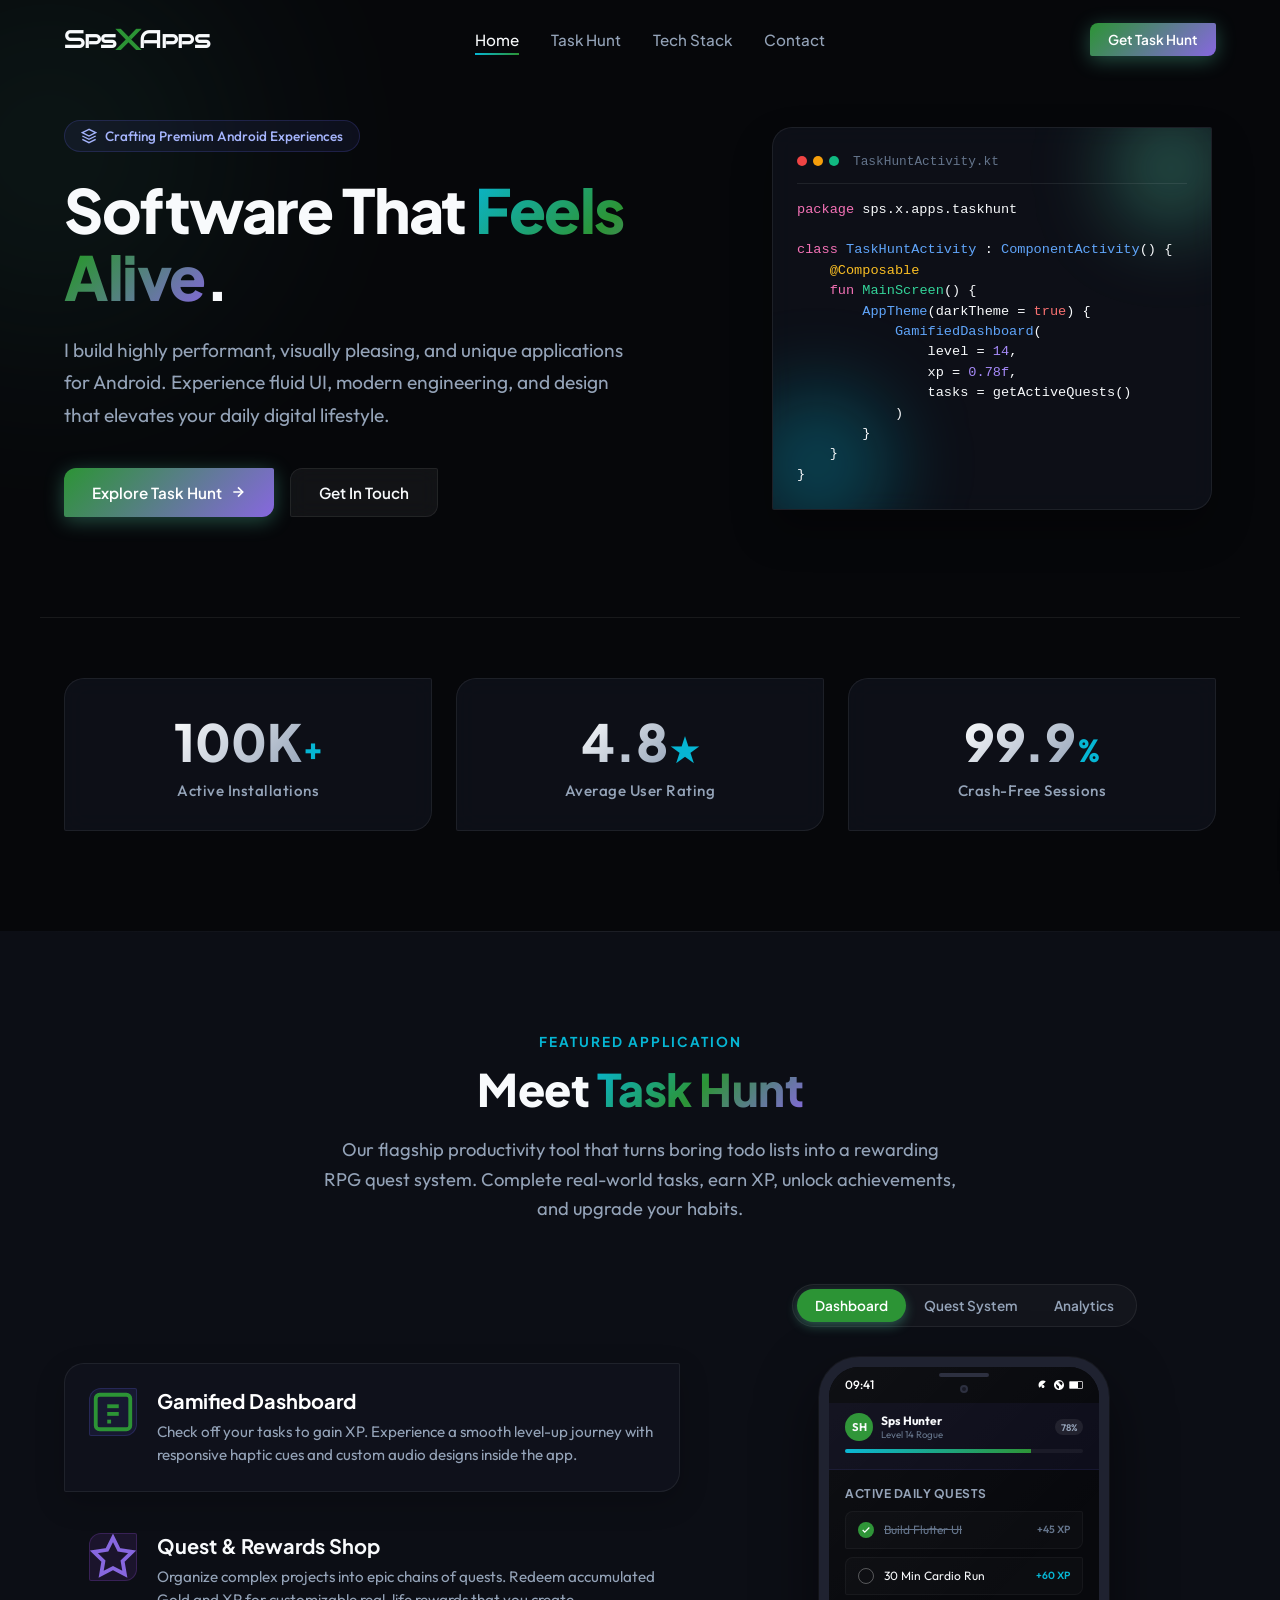
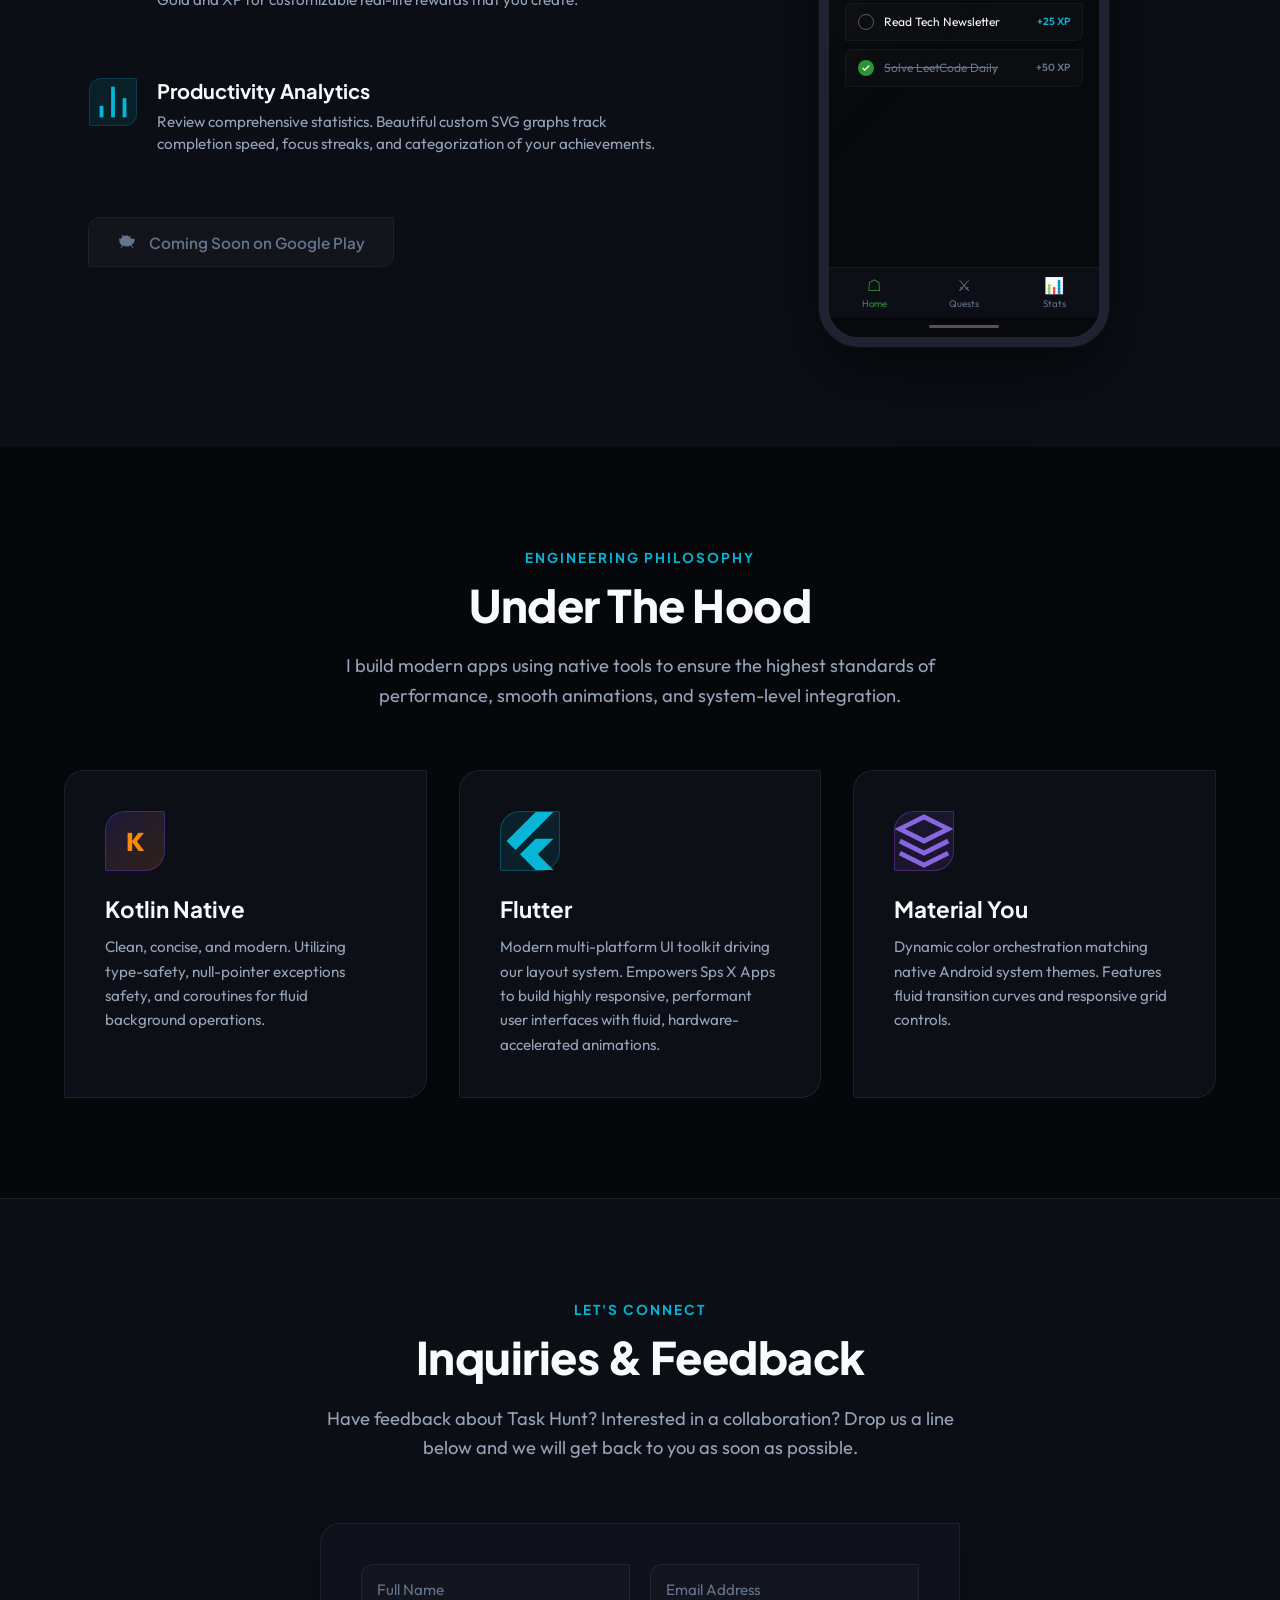
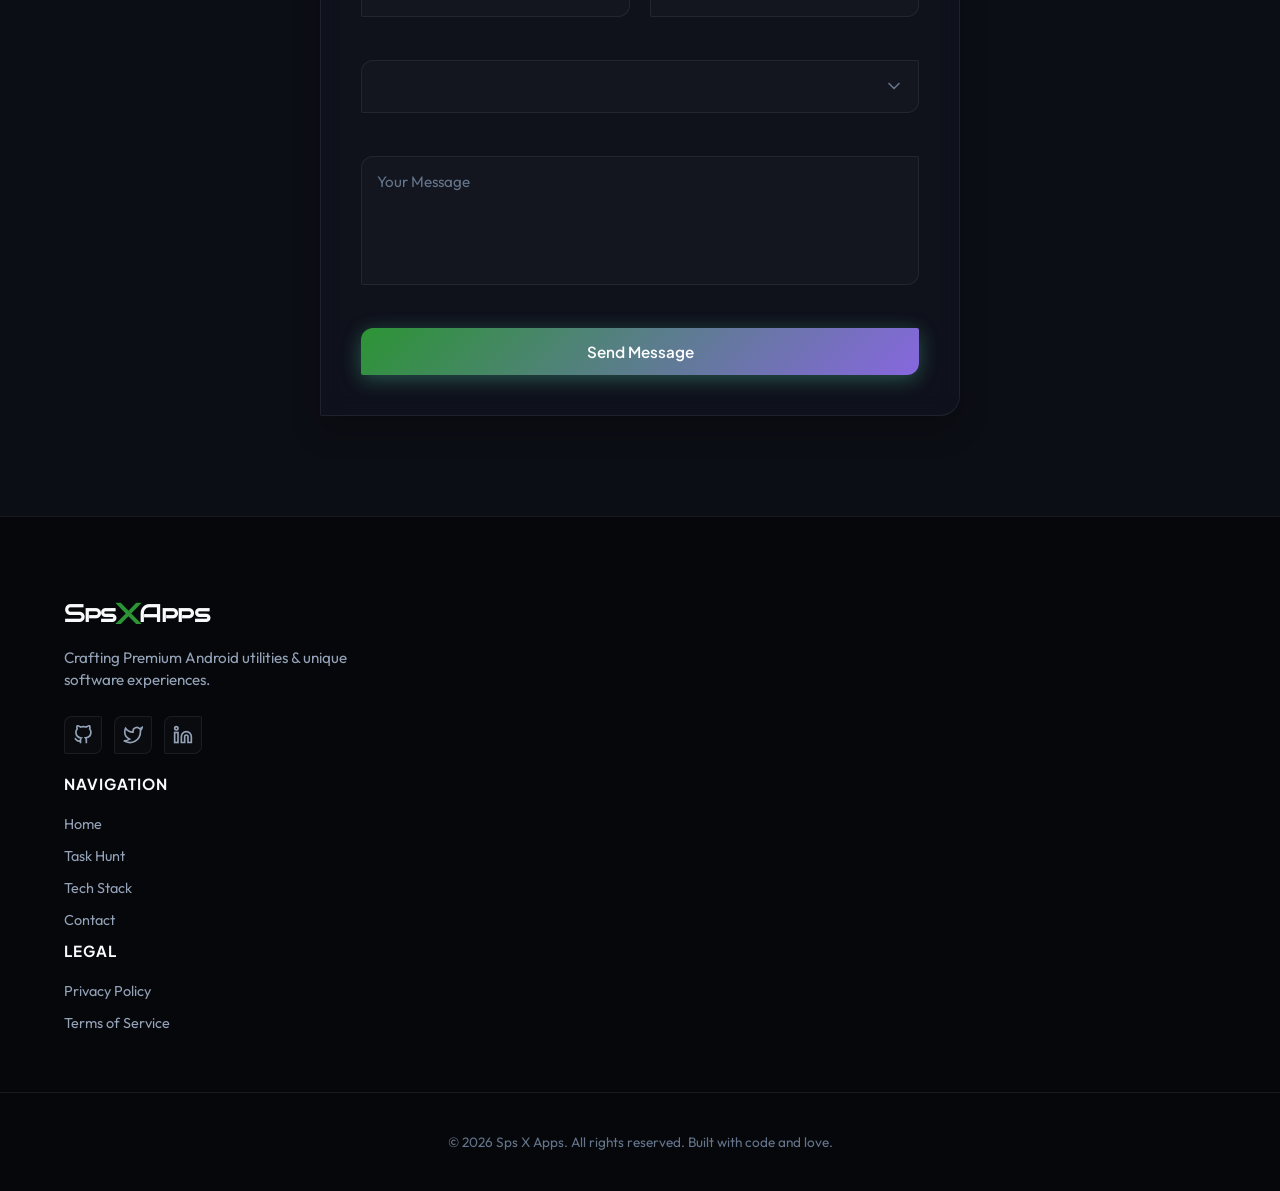
<file: index.html>
<!DOCTYPE html>
<html lang="en">
<head>
    <meta charset="UTF-8">
    <meta name="viewport" content="width=device-width, initial-scale=1.0">
    <title>Sps X Apps | Crafting Premium Android Experiences</title>
    
    <!-- SEO Meta Tags -->
    <meta name="description" content="Official website of Sps X Apps. Discover Task Hunt, a one stop place for premium productivity apps designed for Android.">
    <meta name="keywords" content="Sps X Apps, Task Hunt, Android Apps, Gamified Productivity, Task Manager, Kotlin, Flutter, Developer Portfolio">
    <meta name="author" content="Sps X Apps">
    
    <!-- Open Graph / Facebook -->
    <meta property="og:type" content="website">
    <meta property="og:title" content="Sps X Apps | Premium Android Experiences">
    <meta property="og:description" content="Discover Task Hunt, a premium gamified productivity app designed for Android. Level up your life with Sps X Apps.">
    <meta property="og:image" content="https://spsxapps.dev/assets/og-image.jpg">
    
    <!-- Twitter -->
    <meta property="twitter:card" content="summary_large_image">
    <meta property="twitter:title" content="Sps X Apps | Premium Android Experiences">
    <meta property="twitter:description" content="Discover Task Hunt, a premium gamified productivity app designed for Android. Level up your life with Sps X Apps.">

    <!-- Google Fonts -->
    <link rel="preconnect" href="https://fonts.googleapis.com">
    <link rel="preconnect" href="https://fonts.gstatic.com" crossorigin>
    <link href="https://fonts.googleapis.com/css2?family=Bruno+Ace+SC&family=Outfit:wght@300;400;500;600;700;800&family=Plus+Jakarta+Sans:wght@400;500;600;700;800&display=swap" rel="stylesheet">
    
    <!-- Core Stylesheet -->
    <link rel="stylesheet" href="styles.css">
    <!-- Favicon -->
    <link rel="icon" type="image/png" href="assets/images/sps_logo.png">
</head>
<body>
    <!-- Background glowing ambient lights -->
    <div class="ambient-glow glow-1" id="glow-1"></div>
    <div class="ambient-glow glow-2" id="glow-2"></div>
    <div class="ambient-glow glow-3" id="glow-3"></div>

    <!-- Header Navigation -->
    <header class="header">
        <div class="container navbar">
            <a href="#home" class="logo" id="nav-logo">
                Sps <span class="logo-accent">X</span> Apps
            </a>
            
            <nav class="nav-links">
                <a href="#home" class="nav-item active">Home</a>
                <a href="#task-hunt" class="nav-item">Task Hunt</a>
                <a href="#tech-stack" class="nav-item">Tech Stack</a>
                <a href="#contact" class="nav-item">Contact</a>
            </nav>
            
            <div class="nav-actions">
                <a href="#task-hunt" class="btn btn-primary btn-sm">Get Task Hunt</a>
                <button class="mobile-nav-toggle" aria-label="Toggle Navigation">
                    <span class="hamburger-bar"></span>
                    <span class="hamburger-bar"></span>
                    <span class="hamburger-bar"></span>
                </button>
            </div>
        </div>
    </header>

    <!-- Mobile Nav Menu Overlay -->
    <div class="mobile-nav-overlay">
        <nav class="mobile-nav-links">
            <a href="#home" class="mobile-nav-item">Home</a>
            <a href="#task-hunt" class="mobile-nav-item">Task Hunt</a>
            <a href="#tech-stack" class="mobile-nav-item">Tech Stack</a>
            <a href="#contact" class="mobile-nav-item">Contact</a>
            <a href="#task-hunt" class="btn btn-primary">Get Task Hunt</a>
        </nav>
    </div>

    <!-- Main Content -->
    <main>
        
        <!-- Hero Section -->
        <section id="home" class="section hero-section">
            <div class="container grid hero-grid">
                <div class="hero-content reveal-left">
                    <div class="badge-tag">
                        <svg class="badge-icon" viewBox="0 0 24 24" fill="none" stroke="currentColor" stroke-width="2">
                            <path d="M12 2L2 7l10 5 10-5-10-5zM2 17l10 5 10-5M2 12l10 5 10-5"/>
                        </svg>
                        <span>Crafting Premium Android Experiences</span>
                    </div>
                    <h1 class="hero-title">
                        Software That <span class="text-gradient">Feels Alive</span>.
                    </h1>
                    <p class="hero-subtitle">
                        I build highly performant, visually pleasing, and unique applications for Android. Experience fluid UI, modern engineering, and design that elevates your daily digital lifestyle.
                    </p>
                    <div class="hero-actions">
                        <a href="#task-hunt" class="btn btn-primary">
                            Explore Task Hunt
                            <svg class="btn-arrow" viewBox="0 0 24 24" fill="none" stroke="currentColor" stroke-width="2.5">
                                <line x1="5" y1="12" x2="19" y2="12"></line>
                                <polyline points="12 5 19 12 12 19"></polyline>
                            </svg>
                        </a>
                        <a href="#contact" class="btn btn-secondary">Get In Touch</a>
                    </div>
                </div>
                
                <div class="hero-visual reveal-right">
                    <div class="visual-card">
                        <div class="visual-decor dec-1"></div>
                        <div class="visual-decor dec-2"></div>
                        <div class="code-editor-mock">
                            <div class="editor-header">
                                <div class="dot dot-red"></div>
                                <div class="dot dot-yellow"></div>
                                <div class="dot dot-green"></div>
                                <span class="editor-title">TaskHuntActivity.kt</span>
                            </div>
                            <div class="editor-code">
                                <span class="c-keyword">package</span> sps.x.apps.taskhunt<br><br>
                                <span class="c-keyword">class</span> <span class="c-class">TaskHuntActivity</span> : <span class="c-class">ComponentActivity</span>() {<br>
                                &nbsp;&nbsp;&nbsp;&nbsp;<span class="c-annotation">@Composable</span><br>
                                &nbsp;&nbsp;&nbsp;&nbsp;<span class="c-keyword">fun</span> <span class="c-func">MainScreen</span>() {<br>
                                &nbsp;&nbsp;&nbsp;&nbsp;&nbsp;&nbsp;&nbsp;&nbsp;<span class="c-class">AppTheme</span>(darkTheme = <span class="c-const">true</span>) {<br>
                                &nbsp;&nbsp;&nbsp;&nbsp;&nbsp;&nbsp;&nbsp;&nbsp;&nbsp;&nbsp;&nbsp;&nbsp;<span class="c-class">GamifiedDashboard</span>(<br>
                                &nbsp;&nbsp;&nbsp;&nbsp;&nbsp;&nbsp;&nbsp;&nbsp;&nbsp;&nbsp;&nbsp;&nbsp;&nbsp;&nbsp;&nbsp;&nbsp;level = <span class="c-value">14</span>,<br>
                                &nbsp;&nbsp;&nbsp;&nbsp;&nbsp;&nbsp;&nbsp;&nbsp;&nbsp;&nbsp;&nbsp;&nbsp;&nbsp;&nbsp;&nbsp;&nbsp;xp = <span class="c-value">0.78f</span>,<br>
                                &nbsp;&nbsp;&nbsp;&nbsp;&nbsp;&nbsp;&nbsp;&nbsp;&nbsp;&nbsp;&nbsp;&nbsp;&nbsp;&nbsp;&nbsp;&nbsp;tasks = getActiveQuests()<br>
                                &nbsp;&nbsp;&nbsp;&nbsp;&nbsp;&nbsp;&nbsp;&nbsp;&nbsp;&nbsp;&nbsp;&nbsp;)<br>
                                &nbsp;&nbsp;&nbsp;&nbsp;&nbsp;&nbsp;&nbsp;&nbsp;}<br>
                                &nbsp;&nbsp;&nbsp;&nbsp;}<br>
                                }
                            </div>
                        </div>
                    </div>
                </div>
            </div>
            
            <!-- Stats Dashboard Row -->
            <div class="container stats-row reveal-up">
                <div class="stat-card">
                    <span class="stat-number" data-target="100000">0</span><span class="stat-suffix">+</span>
                    <span class="stat-label">Active Installations</span>
                </div>
                <div class="stat-card">
                    <span class="stat-number-decimal" data-target="4.8">0.0</span><span class="stat-suffix">★</span>
                    <span class="stat-label">Average User Rating</span>
                </div>
                <div class="stat-card">
                    <span class="stat-number-decimal" data-target="99.9">0.0</span><span class="stat-suffix">%</span>
                    <span class="stat-label">Crash-Free Sessions</span>
                </div>
            </div>
        </section>

        <!-- Task Hunt Section -->
        <section id="task-hunt" class="section task-hunt-section">
            <div class="container section-header reveal-up">
                <span class="section-tag">Featured Application</span>
                <h2 class="section-title">Meet <span class="text-gradient">Task Hunt</span></h2>
                <p class="section-desc">
                    Our flagship productivity tool that turns boring todo lists into a rewarding RPG quest system. Complete real-world tasks, earn XP, unlock achievements, and upgrade your habits.
                </p>
            </div>
            
            <div class="container grid showcase-grid">
                <!-- App Details / Features list (Left Column) -->
                <div class="showcase-info reveal-left">
                    <div class="feature-item active" data-screen="dashboard">
                        <div class="feature-icon-wrapper f-dash">
                            <svg class="feature-icon" viewBox="0 0 24 24" fill="none" stroke="currentColor" stroke-width="2">
                                <rect x="3" y="3" width="18" height="18" rx="2" ry="2"/>
                                <line x1="9" y1="9" x2="15" y2="9"/>
                                <line x1="9" y1="13" x2="15" y2="13"/>
                                <line x1="9" y1="17" x2="11" y2="17"/>
                            </svg>
                        </div>
                        <div class="feature-content">
                            <h3>Gamified Dashboard</h3>
                            <p>Check off your tasks to gain XP. Experience a smooth level-up journey with responsive haptic cues and custom audio designs inside the app.</p>
                        </div>
                    </div>
                    
                    <div class="feature-item" data-screen="quests">
                        <div class="feature-icon-wrapper f-quest">
                            <svg class="feature-icon" viewBox="0 0 24 24" fill="none" stroke="currentColor" stroke-width="2">
                                <polygon points="12 2 15.09 8.26 22 9.27 17 14.14 18.18 21.02 12 17.77 5.82 21.02 7 14.14 2 9.27 8.91 8.26 12 2"/>
                            </svg>
                        </div>
                        <div class="feature-content">
                            <h3>Quest & Rewards Shop</h3>
                            <p>Organize complex projects into epic chains of quests. Redeem accumulated Gold and XP for customizable real-life rewards that you create.</p>
                        </div>
                    </div>
                    
                    <div class="feature-item" data-screen="stats">
                        <div class="feature-icon-wrapper f-stats">
                            <svg class="feature-icon" viewBox="0 0 24 24" fill="none" stroke="currentColor" stroke-width="2">
                                <line x1="18" y1="20" x2="18" y2="10"/>
                                <line x1="12" y1="20" x2="12" y2="4"/>
                                <line x1="6" y1="20" x2="6" y2="14"/>
                            </svg>
                        </div>
                        <div class="feature-content">
                            <h3>Productivity Analytics</h3>
                            <p>Review comprehensive statistics. Beautiful custom SVG graphs track completion speed, focus streaks, and categorization of your achievements.</p>
                        </div>
                    </div>
                    
                    <div class="showcase-cta">
                        <span class="btn btn-secondary btn-disabled">
                            <svg class="android-icon" viewBox="0 0 24 24" fill="currentColor" width="20" height="20">
                                <path d="M17.523 15.3l1.816 3.146a.5.5 0 0 1-.183.683.5.5 0 0 1-.683-.183L16.64 15.75H7.36l-1.837 3.196a.5.5 0 0 1-.683.183.5.5 0 0 1-.183-.683l1.816-3.146C4.248 13.962 2.5 11.233 2.5 8h19c0 3.233-1.748 5.962-3.977 7.3zM15 11a1 1 0 1 0 0-2 1 1 0 0 0 0 2zm-6 0a1 1 0 1 0 0-2 1 1 0 0 0 0 2zm3-8a.5.5 0 0 1 .5.5v1.23a10.023 10.023 0 0 1 2.378.847l.87-.87a.5.5 0 1 1 .707.707l-.87.87a9.982 9.982 0 0 1 1.74 2.628L18.5 9.07c.07.13.107.28.107.43v.5a9.96 9.96 0 0 1 .393 2c.007.165-.023.33-.09.48l-1.2 2.08a9.93 9.93 0 0 1-1.636 2.02l-.024.022a10.016 10.016 0 0 1-8.1 0l-.024-.022A9.93 9.93 0 0 1 4.29 14.58l-1.2-2.08c-.067-.15-.097-.315-.09-.48.067-.7.2-1.37.393-2v-.5c0-.15.037-.3.107-.43L4.85 7.962a9.982 9.982 0 0 1 1.74-2.628l-.87-.87a.5.5 0 1 1 .707-.707l.87.87A10.023 10.023 0 0 1 11.5 4.73V3.5a.5.5 0 0 1 .5-.5z"/>
                            </svg>
                            Coming Soon on Google Play
                        </span>
                    </div>
                </div>

                <!-- Interactive CSS Pixel Mockup (Right Column) -->
                <div class="showcase-visual reveal-right">
                    <!-- Screen Indicators/Switches on side of the phone for accessibility/cool factor -->
                    <div class="mockup-controls">
                        <button class="mockup-btn active" data-screen="dashboard" aria-label="Show Dashboard Screen">
                            Dashboard
                        </button>
                        <button class="mockup-btn" data-screen="quests" aria-label="Show Quests Screen">
                            Quest System
                        </button>
                        <button class="mockup-btn" data-screen="stats" aria-label="Show Stats Screen">
                            Analytics
                        </button>
                    </div>

                    <!-- CSS Smartphone Mockup -->
                    <div class="pixel-phone">
                        <div class="phone-earpiece"></div>
                        <div class="phone-camera"></div>
                        
                        <!-- Internal Screen Container -->
                        <div class="phone-screen">
                            
                            <!-- Phone Status Bar -->
                            <div class="phone-status-bar">
                                <span class="status-time">09:41</span>
                                <div class="status-icons">
                                    <!-- Signal -->
                                    <svg viewBox="0 0 24 24" fill="currentColor" width="12" height="12">
                                        <path d="M12 3c-4.97 0-9 4.03-9 9 0 2.12.74 4.07 1.97 5.61L17.61 4.97C16.07 3.74 14.12 3 12 3zm0 15c-1.66 0-3-1.34-3-3s1.34-3 3-3 3 1.34 3 3-1.34 3-3 3z"/>
                                    </svg>
                                    <!-- Wifi -->
                                    <svg viewBox="0 0 24 24" fill="currentColor" width="12" height="12">
                                        <path d="M12 2C6.48 2 2 6.48 2 12s4.48 10 10 10 10-4.48 10-10S17.52 2 12 2zm1 17.93c-3.95-.49-7-3.85-7-7.93 0-.62.08-1.21.21-1.79L12 15v4.93zm5.21-5.74L13 9v-2h-2V5h4c2.21 0 4 1.79 4 4 0 1.2-.53 2.28-1.37 3.02l-.42.17z"/>
                                    </svg>
                                    <!-- Battery -->
                                    <div class="status-battery"></div>
                                </div>
                            </div>

                            <!-- Screen Contents Wrapper -->
                            <div class="screen-content-wrapper">
                                
                                <!-- SCREEN 1: Dashboard -->
                                <div class="screen-view active" id="screen-dashboard">
                                    <div class="app-header">
                                        <div class="user-row">
                                            <div class="avatar-circle">SH</div>
                                            <div class="user-meta">
                                                <span class="user-name">Sps Hunter</span>
                                                <span class="character-class">Level 14 Rogue</span>
                                            </div>
                                            <div class="xp-badge">78%</div>
                                        </div>
                                        <div class="xp-container">
                                            <div class="xp-progress-bar" style="width: 78%;"></div>
                                        </div>
                                    </div>
                                    
                                    <div class="app-body">
                                        <div class="screen-section-title">Active Daily Quests</div>
                                        <div class="task-list">
                                            <div class="task-card done" id="tc-1">
                                                <div class="task-checkbox-checked">
                                                    <svg viewBox="0 0 24 24" fill="none" stroke="currentColor" stroke-width="3">
                                                        <polyline points="20 6 9 17 4 12"></polyline>
                                                    </svg>
                                                </div>
                                                <div class="task-info">
                                                    <span class="task-title">Build Flutter UI</span>
                                                    <span class="task-xp">+45 XP</span>
                                                </div>
                                            </div>
                                            
                                            <div class="task-card" id="tc-2">
                                                <div class="task-checkbox"></div>
                                                <div class="task-info">
                                                    <span class="task-title">30 Min Cardio Run</span>
                                                    <span class="task-xp">+60 XP</span>
                                                </div>
                                            </div>

                                            <div class="task-card" id="tc-3">
                                                <div class="task-checkbox"></div>
                                                <div class="task-info">
                                                    <span class="task-title">Read Tech Newsletter</span>
                                                    <span class="task-xp">+25 XP</span>
                                                </div>
                                            </div>

                                            <div class="task-card done" id="tc-4">
                                                <div class="task-checkbox-checked">
                                                    <svg viewBox="0 0 24 24" fill="none" stroke="currentColor" stroke-width="3">
                                                        <polyline points="20 6 9 17 4 12"></polyline>
                                                    </svg>
                                                </div>
                                                <div class="task-info">
                                                    <span class="task-title">Solve LeetCode Daily</span>
                                                    <span class="task-xp">+50 XP</span>
                                                </div>
                                            </div>
                                        </div>
                                    </div>
                                    
                                    <div class="app-navigation">
                                        <div class="nav-btn active"><span class="icon">☖</span><span>Home</span></div>
                                        <div class="nav-btn"><span class="icon">⚔</span><span>Quests</span></div>
                                        <div class="nav-btn"><span class="icon">📊</span><span>Stats</span></div>
                                    </div>
                                </div>

                                <!-- SCREEN 2: Quests & Rewards Shop -->
                                <div class="screen-view" id="screen-quests">
                                    <div class="app-header header-purple">
                                        <div class="shop-header-row">
                                            <span class="shop-title">Quest Board</span>
                                            <div class="gold-counter">
                                                <span class="gold-coin">🪙</span>
                                                <span class="gold-val">340 Gold</span>
                                            </div>
                                        </div>
                                        <div class="tab-row">
                                            <div class="shop-tab active">Quests</div>
                                            <div class="shop-tab">Shop</div>
                                        </div>
                                    </div>
                                    
                                    <div class="app-body">
                                        <div class="quest-list">
                                            <div class="quest-card">
                                                <div class="quest-icon">💻</div>
                                                <div class="quest-details">
                                                    <span class="quest-name">Master of Code</span>
                                                    <span class="quest-progress">Complete 50 tasks (40/50)</span>
                                                    <div class="bar-container"><div class="bar-fill" style="width: 80%;"></div></div>
                                                </div>
                                                <div class="quest-reward">+150g</div>
                                            </div>

                                            <div class="quest-card claimable">
                                                <div class="quest-icon">🏃‍♂️</div>
                                                <div class="quest-details">
                                                    <span class="quest-name">Fitness Sage</span>
                                                    <span class="quest-progress">7 Day Streak (7/7)</span>
                                                    <div class="bar-container"><div class="bar-fill bg-purple" style="width: 100%;"></div></div>
                                                </div>
                                                <button class="claim-btn">Claim</button>
                                            </div>

                                            <div class="quest-card">
                                                <div class="quest-icon">📚</div>
                                                <div class="quest-details">
                                                    <span class="quest-name">Book Worm</span>
                                                    <span class="quest-progress">Read 300 pages (120/300)</span>
                                                    <div class="bar-container"><div class="bar-fill" style="width: 40%;"></div></div>
                                                </div>
                                                <div class="quest-reward">+100g</div>
                                            </div>
                                        </div>
                                    </div>

                                    <div class="app-navigation">
                                        <div class="nav-btn"><span class="icon">☖</span><span>Home</span></div>
                                        <div class="nav-btn active"><span class="icon">⚔</span><span>Quests</span></div>
                                        <div class="nav-btn"><span class="icon">📊</span><span>Stats</span></div>
                                    </div>
                                </div>

                                <!-- SCREEN 3: Productivity Analytics -->
                                <div class="screen-view" id="screen-stats">
                                    <div class="app-header header-cyan">
                                        <span class="analytics-title">Weekly Performance</span>
                                        <div class="stats-summary-row">
                                            <div class="summary-box">
                                                <span class="val">1,420</span>
                                                <span class="lbl">XP Gained</span>
                                            </div>
                                            <div class="summary-box">
                                                <span class="val">94%</span>
                                                <span class="lbl">Success</span>
                                            </div>
                                        </div>
                                    </div>
                                    
                                    <div class="app-body">
                                        <div class="screen-section-title">XP Trend Chart</div>
                                        <!-- Custom SVG Line Chart -->
                                        <div class="chart-container">
                                            <svg viewBox="0 0 300 120" class="svg-chart">
                                                <defs>
                                                    <linearGradient id="chart-grad" x1="0" y1="0" x2="0" y2="1">
                                                        <stop offset="0%" stop-color="var(--color-cyan)" stop-opacity="0.4"/>
                                                        <stop offset="100%" stop-color="var(--color-cyan)" stop-opacity="0.0"/>
                                                    </linearGradient>
                                                </defs>
                                                <!-- Grid lines -->
                                                <line x1="0" y1="30" x2="300" y2="30" stroke="rgba(255,255,255,0.05)" stroke-dasharray="4"/>
                                                <line x1="0" y1="60" x2="300" y2="60" stroke="rgba(255,255,255,0.05)" stroke-dasharray="4"/>
                                                <line x1="0" y1="90" x2="300" y2="90" stroke="rgba(255,255,255,0.05)" stroke-dasharray="4"/>
                                                
                                                <!-- Area fill -->
                                                <path d="M 0 100 Q 50 80 100 90 T 200 40 T 300 20 L 300 120 L 0 120 Z" fill="url(#chart-grad)"/>
                                                
                                                <!-- Smooth line path -->
                                                <path d="M 0 100 Q 50 80 100 90 T 200 40 T 300 20" fill="none" stroke="var(--color-cyan)" stroke-width="3" stroke-linecap="round"/>
                                                
                                                <!-- Dynamic nodes -->
                                                <circle cx="100" cy="90" r="4" fill="var(--color-bg)" stroke="var(--color-cyan)" stroke-width="2"/>
                                                <circle cx="200" cy="40" r="4" fill="var(--color-bg)" stroke="var(--color-cyan)" stroke-width="2"/>
                                                <circle cx="300" cy="20" r="4" fill="var(--color-bg)" stroke="var(--color-cyan)" stroke-width="2"/>
                                            </svg>
                                            <div class="chart-labels">
                                                <span>Mon</span>
                                                <span>Wed</span>
                                                <span>Fri</span>
                                                <span>Sun</span>
                                            </div>
                                        </div>

                                        <div class="screen-section-title">Habit Streaks</div>
                                        <div class="streaks-container">
                                            <div class="streak-item">
                                                <span>🏋️ Fitness</span>
                                                <span class="streak-badge">🔥 7 Days</span>
                                            </div>
                                            <div class="streak-item">
                                                <span>📚 Reading</span>
                                                <span class="streak-badge">🔥 12 Days</span>
                                            </div>
                                        </div>
                                    </div>

                                    <div class="app-navigation">
                                        <div class="nav-btn"><span class="icon">☖</span><span>Home</span></div>
                                        <div class="nav-btn"><span class="icon">⚔</span><span>Quests</span></div>
                                        <div class="nav-btn active"><span class="icon">📊</span><span>Stats</span></div>
                                    </div>
                                </div>

                            </div>

                            <!-- Android Navigation Bar (Gestural Line) -->
                            <div class="phone-nav-bar">
                                <div class="nav-pill"></div>
                            </div>

                        </div>
                    </div>
                </div>
            </div>
        </section>

        <!-- Development Philosophy & Tech Stack -->
        <section id="tech-stack" class="section tech-section">
            <div class="container section-header reveal-up">
                <span class="section-tag">Engineering Philosophy</span>
                <h2 class="section-title">Under The Hood</h2>
                <p class="section-desc">
                    I build modern apps using native tools to ensure the highest standards of performance, smooth animations, and system-level integration.
                </p>
            </div>
            
            <div class="container grid tech-grid">
                <!-- Tech Card 1 -->
                <div class="tech-card reveal-up">
                    <div class="tech-icon-wrapper kotlin-icon">
                        <span>K</span>
                    </div>
                    <h3>Kotlin Native</h3>
                    <p>Clean, concise, and modern. Utilizing type-safety, null-pointer exceptions safety, and coroutines for fluid background operations.</p>
                </div>
                
                <!-- Tech Card 2 -->
                <div class="tech-card reveal-up">
                    <div class="tech-icon-wrapper flutter-icon">
                        <svg viewBox="0 0 24 24" fill="currentColor">
                            <path d="M14.314 0L2.3 12 6 15.7 21.684.012h-7.357L14.314 0zm.014 11.072l-6.471 6.457 6.47 6.47H21.7l-6.46-6.468 6.46-6.46h-7.371z"/>
                        </svg>
                    </div>
                    <h3>Flutter</h3>
                    <p>Modern multi-platform UI toolkit driving our layout system. Empowers Sps X Apps to build highly responsive, performant user interfaces with fluid, hardware-accelerated animations.</p>
                </div>
                
                <!-- Tech Card 3 -->
                <div class="tech-card reveal-up">
                    <div class="tech-icon-wrapper material-icon">
                        <svg viewBox="0 0 24 24" fill="none" stroke="currentColor" stroke-width="2">
                            <polygon points="12 2 2 7 12 12 22 7 12 2"/>
                            <polyline points="2 17 12 22 22 17"/>
                            <polyline points="2 12 12 17 22 12"/>
                        </svg>
                    </div>
                    <h3>Material You</h3>
                    <p>Dynamic color orchestration matching native Android system themes. Features fluid transition curves and responsive grid controls.</p>
                </div>
            </div>
        </section>

        <!-- Contact Section -->
        <section id="contact" class="section contact-section">
            <div class="container section-header reveal-up">
                <span class="section-tag">Let's Connect</span>
                <h2 class="section-title">Inquiries & Feedback</h2>
                <p class="section-desc">
                    Have feedback about Task Hunt? Interested in a collaboration? Drop us a line below and we will get back to you as soon as possible.
                </p>
            </div>
            
            <div class="container contact-container reveal-up">
                <form class="contact-form" id="contactForm" novalidate>
                    <div class="form-grid">
                        <!-- Name -->
                        <div class="form-group">
                            <input type="text" id="name" class="form-control" required placeholder=" ">
                            <label for="name" class="form-label">Full Name</label>
                            <span class="error-msg">Please enter your name</span>
                        </div>
                        
                        <!-- Email -->
                        <div class="form-group">
                            <input type="email" id="email" class="form-control" required placeholder=" ">
                            <label for="email" class="form-label">Email Address</label>
                            <span class="error-msg">Please enter a valid email</span>
                        </div>
                    </div>
                    
                    <!-- Subject/Inquiry -->
                    <div class="form-group">
                        <select id="inquiry" class="form-control" required>
                            <option value="" disabled selected hidden></option>
                            <option value="App Feedback">App Feedback</option>
                            <option value="Developer Collaboration">Developer Collaboration</option>
                            <option value="Business Inquiry">Business Inquiry</option>
                            <option value="Other">Other</option>
                        </select>
                        <label for="inquiry" class="form-label select-label">Reason for Contact</label>
                        <span class="error-msg">Please select an option</span>
                    </div>
                    
                    <!-- Message -->
                    <div class="form-group">
                        <textarea id="message" class="form-control" rows="5" required placeholder=" "></textarea>
                        <label for="message" class="form-label">Your Message</label>
                        <span class="error-msg">Message cannot be empty</span>
                    </div>
                    
                    <button type="submit" class="btn btn-primary btn-block" id="submitBtn">
                        <span class="btn-text">Send Message</span>
                        <div class="spinner" id="formSpinner"></div>
                    </button>
                </form>
            </div>
        </section>
    </main>

    <!-- Success Toast Notification -->
    <div class="toast toast-success" id="successToast">
        <div class="toast-icon">✓</div>
        <div class="toast-body">
            <h4>Message Sent Successfully!</h4>
            <p>Thank you. We will get back to you shortly.</p>
        </div>
        <button class="toast-close" id="toastClose">&times;</button>
    </div>

    <!-- Error Toast Notification -->
    <div class="toast toast-error" id="errorToast">
        <div class="toast-icon">✗</div>
        <div class="toast-body">
            <h4>Submission Failed</h4>
            <p>Please check your connection or try again later.</p>
        </div>
        <button class="toast-close" id="errorToastClose">&times;</button>
    </div>

    <!-- Footer -->
    <footer class="footer">
        <div class="footer-grid container">
            <div class="footer-brand">
                <span class="logo">Sps <span class="logo-accent">X</span> Apps</span>
                <p class="footer-tagline">Crafting Premium Android utilities & unique software experiences.</p>
                <div class="social-icons">
                    <a href="#" class="social-link" aria-label="GitHub">
                        <svg viewBox="0 0 24 24" fill="none" stroke="currentColor" stroke-width="2" width="20" height="20">
                            <path d="M9 19c-5 1.5-5-2.5-7-3m14 6v-3.87a3.37 3.37 0 0 0-.94-2.61c3.14-.35 6.44-1.54 6.44-7A5.44 5.44 0 0 0 20 4.77 5.07 5.07 0 0 0 19.91 1S18.73.65 16 2.48a13.38 13.38 0 0 0-7 0C6.27.65 5.09 1 5.09 1A5.07 5.07 0 0 0 5 4.77a5.44 5.44 0 0 0-1.5 3.78c0 5.42 3.3 6.61 6.44 7A3.37 3.37 0 0 0 9 18.13V22"/>
                        </svg>
                    </a>
                    <a href="#" class="social-link" aria-label="Twitter">
                        <svg viewBox="0 0 24 24" fill="none" stroke="currentColor" stroke-width="2" width="20" height="20">
                            <path d="M23 3a10.9 10.9 0 0 1-3.14 1.53 4.48 4.48 0 0 0-7.86 3v1A10.66 10.66 0 0 1 3 4s-4 9 5 13a11.64 11.64 0 0 1-7 2c9 5 20 0 20-11.5a4.5 4.5 0 0 0-.08-.83A7.72 7.72 0 0 0 23 3z"/>
                        </svg>
                    </a>
                    <a href="#" class="social-link" aria-label="LinkedIn">
                        <svg viewBox="0 0 24 24" fill="none" stroke="currentColor" stroke-width="2" width="20" height="20">
                            <path d="M16 8a6 6 0 0 1 6 6v7h-4v-7a2 2 0 0 0-2-2 2 2 0 0 0-2 2v7h-4v-7a6 6 0 0 1 6-6z"/>
                            <rect x="2" y="9" width="4" height="12"/>
                            <circle cx="4" cy="4" r="2"/>
                        </svg>
                    </a>
                </div>
            </div>
            
            <div class="footer-links-col">
                <h4>Navigation</h4>
                <ul class="footer-links">
                    <li><a href="#home">Home</a></li>
                    <li><a href="#task-hunt">Task Hunt</a></li>
                    <li><a href="#tech-stack">Tech Stack</a></li>
                    <li><a href="#contact">Contact</a></li>
                </ul>
            </div>

            <div class="footer-links-col">
                <h4>Legal</h4>
                <ul class="footer-links">
                    <li><a href="privacy.html">Privacy Policy</a></li>
                    <li><a href="#terms">Terms of Service</a></li>
                </ul>
            </div>
        </div>
        
        <div class="footer-bottom">
            <p>&copy; 2026 Sps X Apps. All rights reserved. Built with code and love.</p>
        </div>
    </footer>

    <!-- App Script -->
    <script src="script.js"></script>
</body>
</html>
</file>
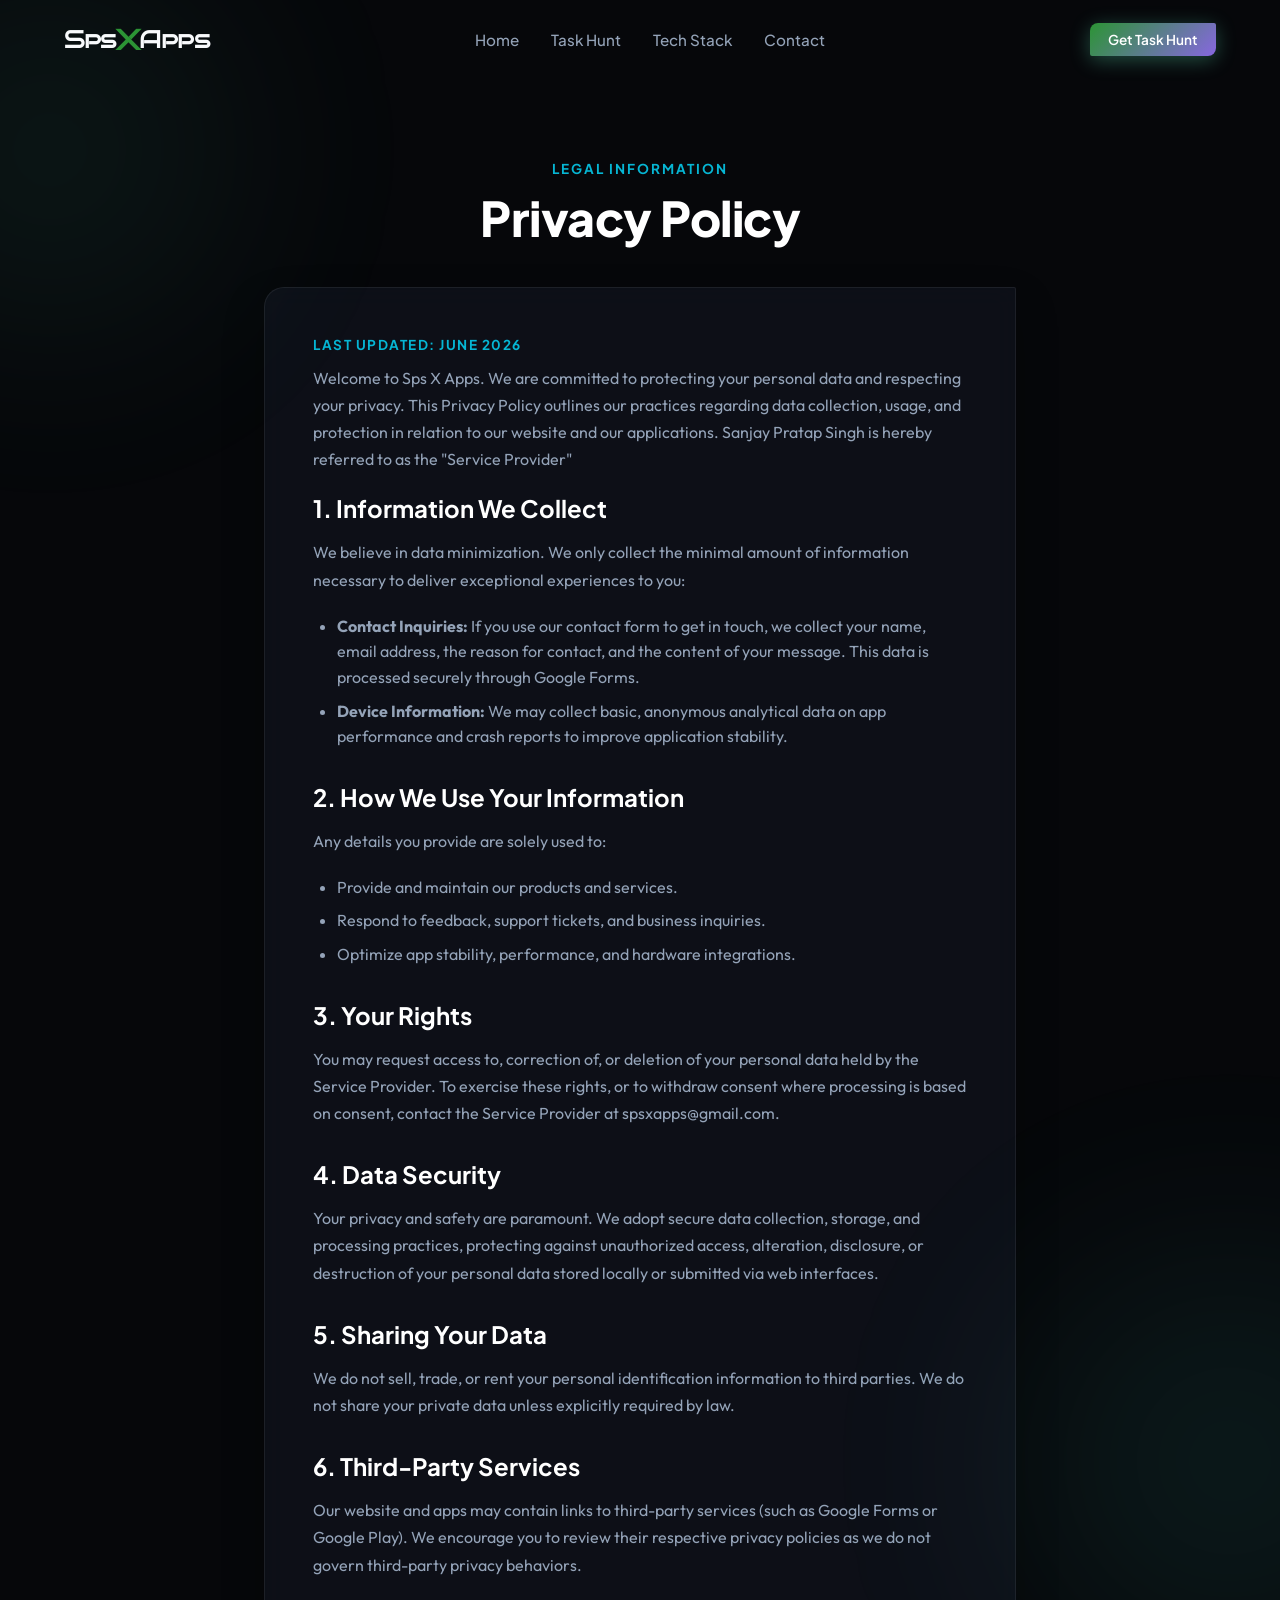
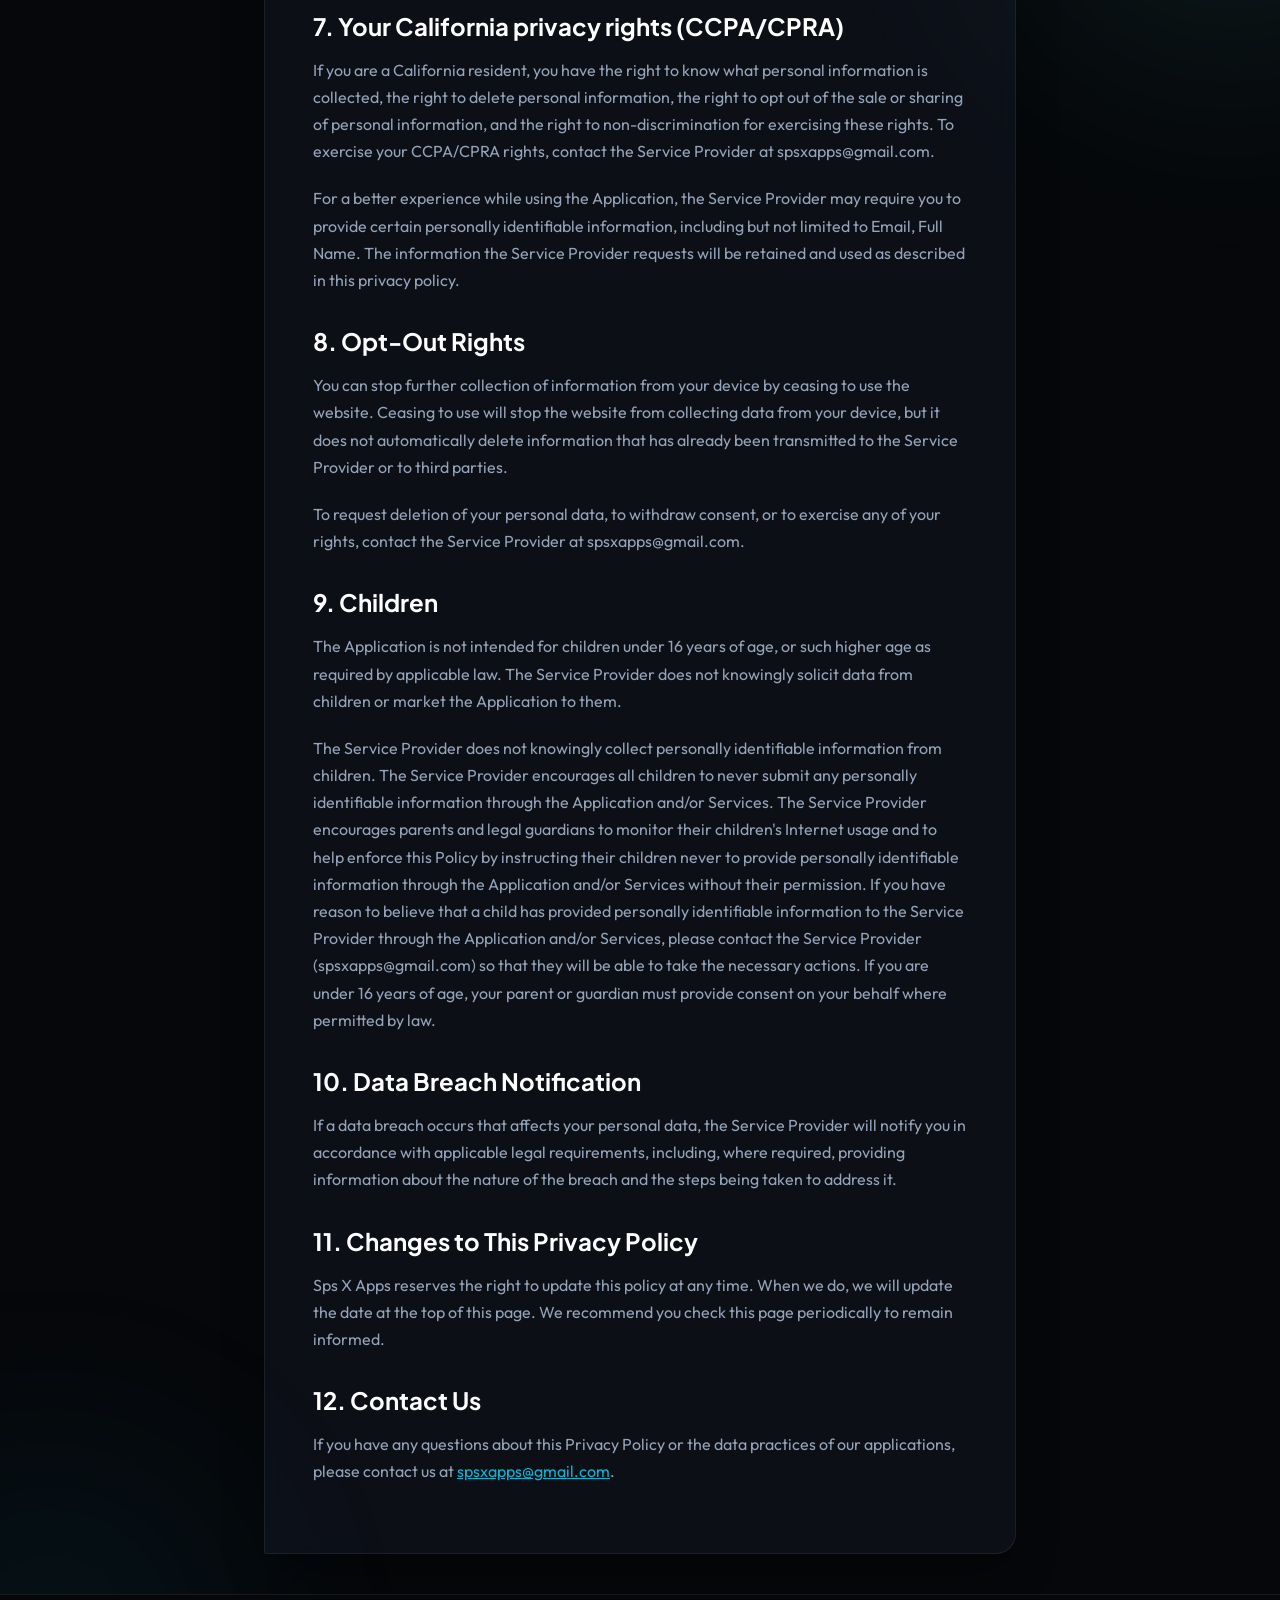
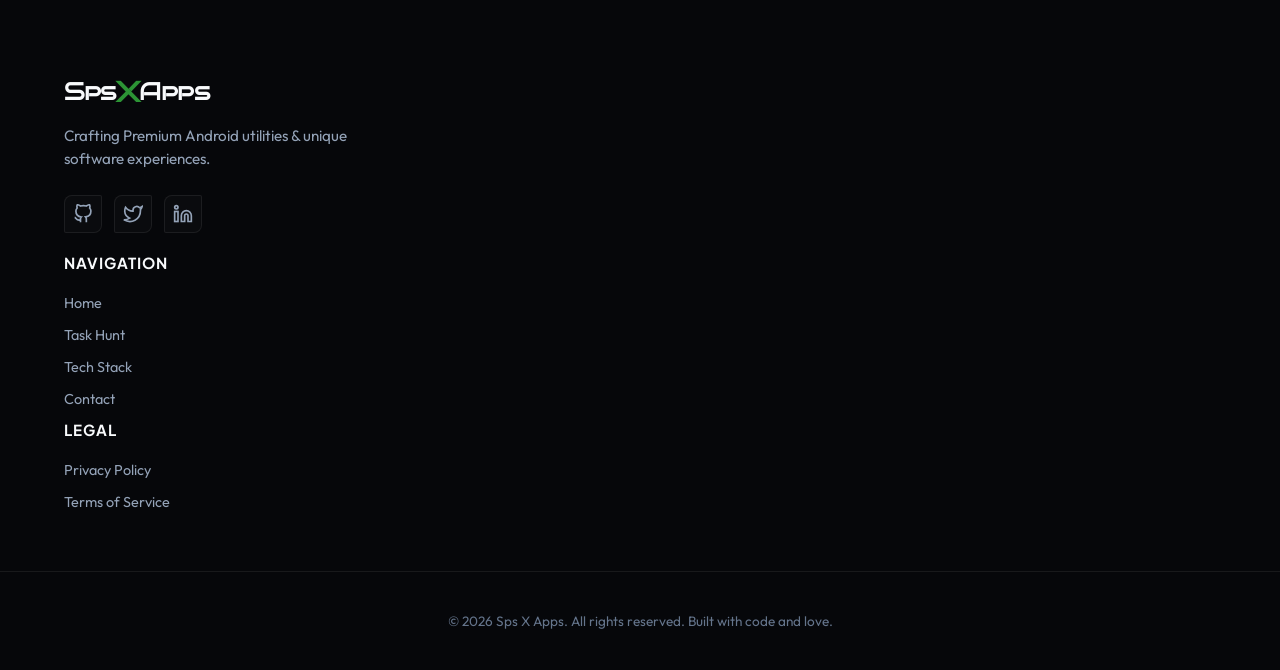
<file: privacy.html>
<!DOCTYPE html>
<html lang="en">
<head>
    <meta charset="UTF-8">
    <meta name="viewport" content="width=device-width, initial-scale=1.0">
    <title>Privacy Policy | Sps X Apps</title>
    
    <!-- SEO Meta Tags -->
    <meta name="description" content="Privacy Policy for Sps X Apps. Read about how we handle your data, security, and privacy on our applications.">
    <meta name="author" content="Sps X Apps">
    
    <!-- Google Fonts -->
    <link rel="preconnect" href="https://fonts.googleapis.com">
    <link rel="preconnect" href="https://fonts.gstatic.com" crossorigin>
    <link href="https://fonts.googleapis.com/css2?family=Bruno+Ace+SC&family=Outfit:wght@300;400;500;600;700;800&family=Plus+Jakarta+Sans:wght@400;500;600;700;800&display=swap" rel="stylesheet">
    
    <!-- Core Stylesheet -->
    <link rel="stylesheet" href="styles.css">
    
    <!-- Favicon -->
    <link rel="icon" type="image/png" href="assets/images/sps_logo.png">
    
    <style>
        .privacy-content {
            max-width: 800px;
            margin: 0 auto;
            padding: 40px 24px;
        }
        .privacy-card {
            background: var(--color-card);
            border: 1px solid var(--color-border);
            border-radius: var(--border-radius-lg);
            padding: 48px;
            backdrop-filter: blur(12px);
            margin-top: 40px;
            box-shadow: 0 20px 40px rgba(0, 0, 0, 0.3);
        }
        .privacy-card h3 {
            font-family: var(--font-heading);
            color: #ffffff;
            font-size: 1.5rem;
            margin-top: 32px;
            margin-bottom: 16px;
            font-weight: 700;
        }
        .privacy-card h3:first-of-type {
            margin-top: 0;
        }
        .privacy-card p {
            color: var(--color-text-secondary);
            line-height: 1.7;
            font-size: 1rem;
            margin-bottom: 20px;
        }
        .privacy-card ul {
            list-style-type: disc;
            padding-left: 24px;
            margin-bottom: 20px;
            color: var(--color-text-secondary);
        }
        .privacy-card li {
            margin-bottom: 8px;
            line-height: 1.6;
        }
        .last-updated {
            font-size: 0.85rem;
            color: var(--color-cyan);
            font-family: var(--font-heading);
            text-transform: uppercase;
            letter-spacing: 1.5px;
            margin-bottom: 12px;
            font-weight: 700;
        }
        @media (max-width: 768px) {
            .privacy-card {
                padding: 24px;
            }
        }
    </style>
</head>
<body>
    <!-- Background glowing ambient lights -->
    <div class="ambient-glow glow-1" id="glow-1"></div>
    <div class="ambient-glow glow-2" id="glow-2"></div>
    <div class="ambient-glow glow-3" id="glow-3"></div>

    <!-- Header Navigation -->
    <header class="header">
        <div class="container navbar">
            <a href="index.html" class="logo" id="nav-logo">
                Sps <span class="logo-accent">X</span> Apps
            </a>
            
            <nav class="nav-links">
                <a href="index.html#home" class="nav-item">Home</a>
                <a href="index.html#task-hunt" class="nav-item">Task Hunt</a>
                <a href="index.html#tech-stack" class="nav-item">Tech Stack</a>
                <a href="index.html#contact" class="nav-item">Contact</a>
            </nav>
            
            <div class="nav-actions">
                <a href="index.html#task-hunt" class="btn btn-primary btn-sm">Get Task Hunt</a>
                <button class="mobile-nav-toggle" aria-label="Toggle Navigation">
                    <span class="hamburger-bar"></span>
                    <span class="hamburger-bar"></span>
                    <span class="hamburger-bar"></span>
                </button>
            </div>
        </div>
    </header>

    <!-- Mobile Nav Menu Overlay -->
    <div class="mobile-nav-overlay">
        <nav class="mobile-nav-links">
            <a href="index.html#home" class="mobile-nav-item">Home</a>
            <a href="index.html#task-hunt" class="mobile-nav-item">Task Hunt</a>
            <a href="index.html#tech-stack" class="mobile-nav-item">Tech Stack</a>
            <a href="index.html#contact" class="mobile-nav-item">Contact</a>
            <a href="index.html#task-hunt" class="btn btn-primary">Get Task Hunt</a>
        </nav>
    </div>

    <!-- Main Content -->
    <main style="padding-top: calc(var(--header-height) + 40px);">
        <section class="privacy-content">
            <div class="container-header" style="text-align: center; margin-bottom: 40px;">
                <span class="section-tag" style="display: block; margin-bottom: 12px;">Legal Information</span>
                <h1 class="section-title" style="font-size: 3rem; font-weight: 800; font-family: var(--font-heading); color: #ffffff;">Privacy Policy</h1>
            </div>
            
            <div class="privacy-card">
                <div class="last-updated">Last Updated: June 2026</div>
                <p>Welcome to Sps X Apps. We are committed to protecting your personal data and respecting your privacy. This Privacy Policy outlines our practices regarding data collection, usage, and protection in relation to our website and our applications. Sanjay Pratap Singh is hereby referred to as the "Service Provider"</p>
                
                <h3>1. Information We Collect</h3>
                <p>We believe in data minimization. We only collect the minimal amount of information necessary to deliver exceptional experiences to you:</p>
                <ul>
                    <!-- <li><strong>Application Data:</strong> Our flagship app, Task Hunt, operates offline by default. All quest lists, achievements, user profiles, and gold counts are stored locally on your device and are not uploaded to our servers.</li> -->
                    <li><strong>Contact Inquiries:</strong> If you use our contact form to get in touch, we collect your name, email address, the reason for contact, and the content of your message. This data is processed securely through Google Forms.</li>
                    <li><strong>Device Information:</strong> We may collect basic, anonymous analytical data on app performance and crash reports to improve application stability.</li>
                </ul>

                <h3>2. How We Use Your Information</h3>
                <p>Any details you provide are solely used to:</p>
                <ul>
                    <li>Provide and maintain our products and services.</li>
                    <li>Respond to feedback, support tickets, and business inquiries.</li>
                    <li>Optimize app stability, performance, and hardware integrations.</li>
                </ul>

                <h3>3. Your Rights</h3>
                <p>You may request access to, correction of, or deletion of your personal data held by the Service Provider. To exercise these rights, or to withdraw consent where processing is based on consent, contact the Service Provider at spsxapps@gmail.com.</p>
               

                <h3>4. Data Security</h3>
                <p>Your privacy and safety are paramount. We adopt secure data collection, storage, and processing practices, protecting against unauthorized access, alteration, disclosure, or destruction of your personal data stored locally or submitted via web interfaces.</p>

                <h3>5. Sharing Your Data</h3>
                <p>We do not sell, trade, or rent your personal identification information to third parties. We do not share your private data unless explicitly required by law.</p>

                <h3>6. Third-Party Services</h3>
                <p>Our website and apps may contain links to third-party services (such as Google Forms or Google Play). We encourage you to review their respective privacy policies as we do not govern third-party privacy behaviors.</p>

                <h3>7. Your California privacy rights (CCPA/CPRA)</h3>
                <p>If you are a California resident, you have the right to know what personal information is collected, the right to delete personal information, the right to opt out of the sale or sharing of personal information, and the right to non-discrimination for exercising these rights. To exercise your CCPA/CPRA rights, contact the Service Provider at spsxapps@gmail.com.</p>
                <p>For a better experience while using the Application, the Service Provider may require you to provide certain personally identifiable information, including but not limited to Email, Full Name. The information the Service Provider requests will be retained and used as described in this privacy policy.</p>

                <h3>8. Opt-Out Rights</h3>
                <p>You can stop further collection of information from your device by ceasing to use the website. Ceasing to use will stop the website from collecting data from your device, but it does not automatically delete information that has already been transmitted to the Service Provider or to third parties.</p>
                <p>To request deletion of your personal data, to withdraw consent, or to exercise any of your rights, contact the Service Provider at spsxapps@gmail.com.</p>

                <h3>9. Children</h3>
                <p>The Application is not intended for children under 16 years of age, or such higher age as required by applicable
                    law. The Service Provider does not knowingly solicit data from children or market the Application to them.</p>
                <p>The Service Provider does not knowingly collect personally identifiable information from children. The
                    Service Provider encourages all children to never submit any personally identifiable information through the
                    Application and/or Services. The Service Provider encourages parents and legal guardians to monitor their
                    children's Internet usage and to help enforce this Policy by instructing their children never to provide
                    personally identifiable information through the Application and/or Services without their permission. If you
                    have reason to believe that a child has provided personally identifiable information to the Service Provider
                    through the Application and/or Services, please contact the Service Provider
                    <span>(spsxapps@gmail.com)</span> so that they will be able to take the necessary actions. If you are under
                    16 years of age, your parent or guardian must provide consent on your behalf where permitted by law.</p>

                <h3>10. Data Breach Notification</h3>
                <p>If a data breach occurs that affects your personal data, the Service Provider will notify you in accordance with
                    applicable legal requirements, including, where required, providing information about the nature of the breach
                    and the steps being taken to address it.</p>

                <h3>11. Changes to This Privacy Policy</h3>
                <p>Sps X Apps reserves the right to update this policy at any time. When we do, we will update the date at the top of this page. We recommend you check this page periodically to remain informed.</p>

                <h3>12. Contact Us</h3>
                <p>If you have any questions about this Privacy Policy or the data practices of our applications, please contact us at <a href="mailto:spsxapps@gmail.com" style="color: var(--color-cyan); text-decoration: underline;">spsxapps@gmail.com</a>.</p>
            </div>
        </section>
    </main>

    <!-- Footer -->
    <footer class="footer">
        <div class="footer-grid container">
            <div class="footer-brand">
                <span class="logo">Sps <span class="logo-accent">X</span> Apps</span>
                <p class="footer-tagline">Crafting Premium Android utilities & unique software experiences.</p>
                <div class="social-icons">
                    <a href="#" class="social-link" aria-label="GitHub">
                        <svg viewBox="0 0 24 24" fill="none" stroke="currentColor" stroke-width="2" width="20" height="20">
                            <path d="M9 19c-5 1.5-5-2.5-7-3m14 6v-3.87a3.37 3.37 0 0 0-.94-2.61c3.14-.35 6.44-1.54 6.44-7A5.44 5.44 0 0 0 20 4.77 5.07 5.07 0 0 0 19.91 1S18.73.65 16 2.48a13.38 13.38 0 0 0-7 0C6.27.65 5.09 1 5.09 1A5.07 5.07 0 0 0 5 4.77a5.44 5.44 0 0 0-1.5 3.78c0 5.42 3.3 6.61 6.44 7A3.37 3.37 0 0 0 9 18.13V22"/>
                        </svg>
                    </a>
                    <a href="#" class="social-link" aria-label="Twitter">
                        <svg viewBox="0 0 24 24" fill="none" stroke="currentColor" stroke-width="2" width="20" height="20">
                            <path d="M23 3a10.9 10.9 0 0 1-3.14 1.53 4.48 4.48 0 0 0-7.86 3v1A10.66 10.66 0 0 1 3 4s-4 9 5 13a11.64 11.64 0 0 1-7 2c9 5 20 0 20-11.5a4.5 4.5 0 0 0-.08-.83A7.72 7.72 0 0 0 23 3z"/>
                        </svg>
                    </a>
                    <a href="#" class="social-link" aria-label="LinkedIn">
                        <svg viewBox="0 0 24 24" fill="none" stroke="currentColor" stroke-width="2" width="20" height="20">
                            <path d="M16 8a6 6 0 0 1 6 6v7h-4v-7a2 2 0 0 0-2-2 2 2 0 0 0-2 2v7h-4v-7a6 6 0 0 1 6-6z"/>
                            <rect x="2" y="9" width="4" height="12"/>
                            <circle cx="4" cy="4" r="2"/>
                        </svg>
                    </a>
                </div>
            </div>
            
            <div class="footer-links-col">
                <h4>Navigation</h4>
                <ul class="footer-links">
                    <li><a href="index.html#home">Home</a></li>
                    <li><a href="index.html#task-hunt">Task Hunt</a></li>
                    <li><a href="index.html#tech-stack">Tech Stack</a></li>
                    <li><a href="index.html#contact">Contact</a></li>
                </ul>
            </div>

            <div class="footer-links-col">
                <h4>Legal</h4>
                <ul class="footer-links">
                    <li><a href="privacy.html">Privacy Policy</a></li>
                    <li><a href="#terms">Terms of Service</a></li>
                </ul>
            </div>
        </div>
        
        <div class="footer-bottom">
            <p>&copy; 2026 Sps X Apps. All rights reserved. Built with code and love.</p>
        </div>
    </footer>

    <!-- App Script (Used for Mobile Navigation Toggle) -->
    <script>
        document.addEventListener('DOMContentLoaded', () => {
            const mobileNavToggle = document.querySelector('.mobile-nav-toggle');
            const mobileNavOverlay = document.querySelector('.mobile-nav-overlay');
            const mobileNavLinks = document.querySelectorAll('.mobile-nav-item');

            function toggleMobileMenu() {
                mobileNavToggle.classList.toggle('active');
                mobileNavOverlay.classList.toggle('open');
                document.body.classList.toggle('no-scroll');
            }

            if (mobileNavToggle) {
                mobileNavToggle.addEventListener('click', toggleMobileMenu);
            }

            mobileNavLinks.forEach(link => {
                link.addEventListener('click', () => {
                    if (mobileNavOverlay.classList.contains('open')) {
                        toggleMobileMenu();
                    }
                });
            });
        });
    </script>
</body>
</html>
</file>
<file: styles.css>
/* Sps X Apps CSS Stylesheet */

/* --- Custom Variables & Theme Config --- */
:root {
    /* Fonts */
    --font-primary: 'Outfit', 'Google Sans', 'Product Sans', -apple-system, BlinkMacSystemFont, "Segoe UI", Roboto, sans-serif;
    --font-heading: 'Plus Jakarta Sans', 'Google Sans', 'Product Sans', -apple-system, BlinkMacSystemFont, "Segoe UI", Roboto, sans-serif;

    /* Theme Colors (Dark Theme Palette) */
    --color-bg: #06070a;
    --color-bg-alt: #0c0e15;
    --color-card: rgba(18, 20, 32, 0.65);
    --color-card-hover: rgba(26, 29, 46, 0.8);
    --color-border: rgba(255, 255, 255, 0.07);
    --color-border-hover: rgba(255, 255, 255, 0.15);
    
    /* Brand Glowing Gradients */
    --color-primary: #2c9435; /* Indigo */
    --color-primary-glow: rgba(99, 241, 194, 0.3);
    --color-cyan: #06b6d4; /* Cyan */
    --color-cyan-glow: rgba(6, 182, 212, 0.3);
    --color-purple: #8767df; /* Purple */
    --color-purple-glow: rgba(85, 247, 225, 0.3);
    
    /* Text Colors */
    --color-text-primary: #f8fafc;
    --color-text-secondary: #94a3b8;
    --color-text-muted: #64748b;
    
    /* Layout */
    --max-width: 1200px;
    --header-height: 80px;
    --border-radius-lg: 20px 2px 20px 2px;
    --border-radius-md: 12px 2px 12px 2px;
    --border-radius-sm: 8px 2px 8px 2px;
    
    /* Transitions */
    --transition-smooth: all 0.4s cubic-bezier(0.16, 1, 0.3, 1);
    --transition-fast: all 0.2s cubic-bezier(0.4, 0, 0.2, 1);
}

/* --- Base & Reset Styles --- */
* {
    margin: 0;
    padding: 0;
    box-sizing: border-box;
}

html {
    scroll-behavior: smooth;
    background-color: var(--color-bg);
    color: var(--color-text-primary);
    font-family: var(--font-primary);
    -webkit-font-smoothing: antialiased;
    font-size: 16px;
}

body {
    overflow-x: hidden;
    position: relative;
}

body.no-scroll {
    overflow: hidden;
}

.container {
    width: 100%;
    max-width: var(--max-width);
    margin: 0 auto;
    padding: 0 24px;
}

a {
    text-decoration: none;
    color: inherit;
    transition: var(--transition-fast);
}

ul {
    list-style: none;
}

img, svg {
    max-width: 100%;
    height: auto;
    display: block;
}

/* --- Layout Grids & Section Base --- */
.grid {
    display: grid;
    gap: 32px;
}

.section {
    padding: 100px 0;
    position: relative;
    z-index: 2;
}

.section-header {
    text-align: center;
    max-width: 680px;
    margin: 0 auto 60px auto;
}

.section-tag {
    display: inline-block;
    font-family: var(--font-heading);
    font-size: 0.85rem;
    font-weight: 700;
    letter-spacing: 2px;
    text-transform: uppercase;
    color: var(--color-cyan);
    margin-bottom: 12px;
}

.section-title {
    font-family: var(--font-heading);
    font-size: 2.8rem;
    font-weight: 800;
    line-height: 1.2;
    margin-bottom: 20px;
    letter-spacing: -0.5px;
}

.section-desc {
    color: var(--color-text-secondary);
    font-size: 1.15rem;
    line-height: 1.6;
}

/* --- Ambient Light Effects --- */
.ambient-glow {
    position: absolute;
    border-radius: 50%;
    filter: blur(120px);
    z-index: 1;
    pointer-events: none;
    opacity: 0.45;
    transition: var(--transition-smooth);
}

.glow-1 {
    width: 500px;
    height: 500px;
    background: radial-gradient(circle, var(--color-primary-glow) 0%, rgba(99, 102, 241, 0) 70%);
    top: -100px;
    left: -200px;
}

.glow-2 {
    width: 600px;
    height: 600px;
    background: radial-gradient(circle, var(--color-purple-glow) 0%, rgba(168, 85, 247, 0) 70%);
    top: 30%;
    right: -250px;
}

.glow-3 {
    width: 500px;
    height: 500px;
    background: radial-gradient(circle, var(--color-cyan-glow) 0%, rgba(6, 182, 212, 0) 70%);
    bottom: 10%;
    left: -200px;
}

/* --- Button Typography & Styles --- */
.btn {
    display: inline-flex;
    align-items: center;
    justify-content: center;
    gap: 8px;
    padding: 14px 28px;
    font-family: var(--font-heading);
    font-size: 0.95rem;
    font-weight: 600;
    border-radius: var(--border-radius-md);
    cursor: pointer;
    transition: var(--transition-smooth);
    border: none;
    outline: none;
}

.btn-primary {
    background: linear-gradient(135deg, var(--color-primary) 0%, var(--color-purple) 100%);
    color: #ffffff;
    box-shadow: 0 4px 20px var(--color-primary-glow);
    position: relative;
    overflow: hidden;
}

.btn-primary::before {
    content: '';
    position: absolute;
    top: 0;
    left: -100%;
    width: 100%;
    height: 100%;
    background: linear-gradient(90deg, transparent, rgba(255, 255, 255, 0.2), transparent);
    transition: 0.5s;
}

.btn-primary:hover::before {
    left: 100%;
}

.btn-primary:hover {
    transform: translateY(-2px);
    box-shadow: 0 8px 30px rgba(99, 102, 241, 0.5);
}

.btn-secondary {
    background: rgba(255, 255, 255, 0.05);
    color: var(--color-text-primary);
    border: 1px solid var(--color-border);
    backdrop-filter: blur(10px);
}

.btn-secondary:hover {
    background: rgba(255, 255, 255, 0.1);
    border-color: var(--color-border-hover);
    transform: translateY(-2px);
}

.btn-disabled {
    background: rgba(255, 255, 255, 0.03);
    color: var(--color-text-muted);
    border: 1px solid rgba(255, 255, 255, 0.05);
    cursor: not-allowed;
}

.btn-sm {
    padding: 8px 18px;
    font-size: 0.85rem;
    border-radius: var(--border-radius-sm);
}

.btn-block {
    width: 100%;
}

.btn-arrow {
    width: 16px;
    height: 16px;
    transition: var(--transition-fast);
}

.btn:hover .btn-arrow {
    transform: translateX(4px);
}

/* --- Text Formats --- */
.text-gradient {
    background: linear-gradient(135deg, var(--color-cyan) 0%, var(--color-primary) 50%, var(--color-purple) 100%);
    -webkit-background-clip: text;
    -webkit-text-fill-color: transparent;
}

.logo-accent {
    color: var(--color-primary);
    font-weight: 800;
    font-size: 1.8rem;
}

/* --- Header / Navigation Bar --- */
.header {
    height: var(--header-height);
    position: fixed;
    top: 0;
    left: 0;
    right: 0;
    z-index: 1000;
    transition: var(--transition-smooth);
    border-bottom: 1px solid transparent;
}

.header.scrolled {
    background: rgba(8, 9, 13, 0.75);
    backdrop-filter: blur(20px);
    border-bottom: 1px solid var(--color-border);
    height: 70px;
}

.navbar {
    display: flex;
    align-items: center;
    justify-content: space-between;
    height: 100%;
    flex-wrap: nowrap;
}

.logo {
    font-family: 'Bruno Ace SC', sans-serif;
    font-size: 1.45rem;
    font-weight: 700;
    letter-spacing: -0.5px;
    display: flex;
    align-items: center;
    flex-shrink: 0;
}

.logo-img {
    height: 32px;
    display: block;
    flex-shrink: 0;
}

.nav-actions {
    display: flex;
    align-items: center;
    gap: 16px;
    flex-shrink: 0;
}

.nav-links {
    display: flex;
    gap: 32px;
}

.nav-item {
    font-family: var(--font-heading);
    font-size: 0.95rem;
    font-weight: 500;
    color: var(--color-text-secondary);
    position: relative;
    padding: 6px 0;
}

.nav-item:hover {
    color: var(--color-text-primary);
}

.nav-item.active {
    color: var(--color-text-primary);
}

.nav-item::after {
    content: '';
    position: absolute;
    bottom: 0;
    left: 0;
    width: 0;
    height: 2px;
    background: linear-gradient(90deg, var(--color-cyan), var(--color-primary));
    transition: var(--transition-fast);
}

.nav-item.active::after,
.nav-item:hover::after {
    width: 100%;
}

.mobile-nav-toggle {
    display: none;
    flex-direction: column;
    justify-content: space-between;
    width: 24px;
    height: 18px;
    background: transparent;
    border: none;
    cursor: pointer;
    z-index: 1001;
    flex-shrink: 0;
}

.hamburger-bar {
    width: 100%;
    height: 2px;
    background-color: var(--color-text-primary);
    transition: var(--transition-fast);
    transform-origin: left center;
}

/* Mobile Nav Menu Overlay */
.mobile-nav-overlay {
    position: fixed;
    top: 0;
    right: -100%;
    width: 100%;
    height: 100vh;
    background: rgba(6, 7, 10, 0.98);
    z-index: 999;
    display: flex;
    align-items: center;
    justify-content: center;
    transition: var(--transition-smooth);
    opacity: 0;
}

.mobile-nav-overlay.open {
    right: 0;
    opacity: 1;
}

.mobile-nav-links {
    display: flex;
    flex-direction: column;
    align-items: center;
    gap: 36px;
}

.mobile-nav-item {
    font-family: var(--font-heading);
    font-size: 1.5rem;
    font-weight: 600;
    color: var(--color-text-secondary);
}

.mobile-nav-item:hover {
    color: var(--color-text-primary);
}

/* --- Hero Section --- */
.hero-section {
    padding-top: calc(var(--header-height) + 40px);
    overflow: hidden;
    min-height: 90vh;
    display: flex;
    flex-direction: column;
    justify-content: center;
}

.hero-grid {
    grid-template-columns: 1.2fr 0.8fr;
    align-items: center;
}

.hero-content {
    display: flex;
    flex-direction: column;
    align-items: flex-start;
}

.badge-tag {
    display: inline-flex;
    align-items: center;
    gap: 8px;
    background: rgba(99, 102, 241, 0.08);
    border: 1px solid rgba(99, 102, 241, 0.2);
    border-radius: 50px;
    padding: 6px 16px;
    color: #a5b4fc;
    font-size: 0.85rem;
    font-weight: 500;
    margin-bottom: 24px;
}

.badge-icon {
    width: 16px;
    height: 16px;
}

.hero-title {
    font-family: var(--font-heading);
    font-size: 3.8rem;
    font-weight: 800;
    line-height: 1.1;
    margin-bottom: 24px;
    letter-spacing: -1.5px;
}

.hero-subtitle {
    color: var(--color-text-secondary);
    font-size: 1.2rem;
    line-height: 1.7;
    margin-bottom: 36px;
    max-width: 560px;
}

.hero-actions {
    display: flex;
    gap: 16px;
}

/* Hero Code Editor Visual Mock */
.hero-visual {
    position: relative;
    display: flex;
    justify-content: center;
}

.visual-card {
    position: relative;
    width: 100%;
    max-width: 440px;
    background: var(--color-card);
    border: 1px solid var(--color-border);
    border-radius: var(--border-radius-lg);
    padding: 24px;
    backdrop-filter: blur(12px);
    box-shadow: 0 20px 40px rgba(0, 0, 0, 0.3);
    overflow: hidden;
}

.visual-decor {
    position: absolute;
    border-radius: 50%;
    filter: blur(40px);
    z-index: -1;
}

.dec-1 {
    width: 120px;
    height: 120px;
    background: var(--color-primary-glow);
    top: -20px;
    right: -20px;
}

.dec-2 {
    width: 150px;
    height: 150px;
    background: var(--color-cyan-glow);
    bottom: -30px;
    left: -30px;
}

.code-editor-mock {
    font-family: monospace;
    font-size: 0.85rem;
    line-height: 1.5;
    overflow-x: auto;
}

.editor-header {
    display: flex;
    align-items: center;
    gap: 6px;
    border-bottom: 1px solid rgba(255, 255, 255, 0.08);
    padding-bottom: 12px;
    margin-bottom: 16px;
}

.dot {
    width: 10px;
    height: 10px;
    border-radius: 50%;
}

.dot-red { background: #ef4444; }
.dot-yellow { background: #f59e0b; }
.dot-green { background: #10b981; }

.editor-title {
    color: var(--color-text-muted);
    font-size: 0.8rem;
    margin-left: 8px;
}

.c-keyword { color: #f472b6; }
.c-class { color: #60a5fa; }
.c-func { color: #34d399; }
.c-annotation { color: #fbbf24; }
.c-value { color: #a78bfa; }
.c-const { color: #f87171; }

/* --- Stats Row Dashboard --- */
.stats-row {
    display: grid;
    grid-template-columns: repeat(3, 1fr);
    gap: 24px;
    margin-top: 100px;
    border-top: 1px solid var(--color-border);
    padding-top: 60px;
}

.stat-card {
    background: var(--color-card);
    border: 1px solid var(--color-border);
    border-radius: var(--border-radius-lg);
    padding: 30px;
    text-align: center;
    backdrop-filter: blur(12px);
    transition: var(--transition-smooth);
}

.stat-card:hover {
    transform: translateY(-4px);
    border-color: var(--color-border-hover);
    box-shadow: 0 10px 30px rgba(0, 0, 0, 0.2);
}

.stat-number, .stat-number-decimal {
    font-family: var(--font-heading);
    font-size: 3.2rem;
    font-weight: 800;
    background: linear-gradient(135deg, #ffffff 0%, var(--color-text-secondary) 100%);
    -webkit-background-clip: text;
    -webkit-text-fill-color: transparent;
}

.stat-suffix {
    font-size: 2rem;
    font-weight: 700;
    color: var(--color-cyan);
    margin-left: 2px;
}

.stat-label {
    display: block;
    color: var(--color-text-secondary);
    font-size: 0.95rem;
    margin-top: 8px;
    font-weight: 500;
    letter-spacing: 0.5px;
}

/* --- Task Hunt Section --- */
.task-hunt-section {
    background: var(--color-bg-alt);
    position: relative;
}

.task-hunt-section::before {
    content: '';
    position: absolute;
    top: 0;
    left: 0;
    width: 100%;
    height: 1px;
    background: linear-gradient(90deg, transparent, var(--color-border), transparent);
}

.showcase-grid {
    grid-template-columns: 1.1fr 0.9fr;
    align-items: center;
    margin-top: 60px;
}

.feature-item {
    display: flex;
    gap: 20px;
    padding: 24px;
    border-radius: var(--border-radius-lg);
    border: 1px solid transparent;
    cursor: pointer;
    transition: var(--transition-smooth);
    margin-bottom: 16px;
}

.feature-item:hover {
    background: rgba(255, 255, 255, 0.02);
}

.feature-item.active {
    background: var(--color-card);
    border-color: var(--color-border);
    box-shadow: 0 10px 30px rgba(0, 0, 0, 0.2);
}

.feature-icon-wrapper {
    width: 48px;
    height: 48px;
    border-radius: var(--border-radius-md);
    display: flex;
    align-items: center;
    justify-content: center;
    flex-shrink: 0;
}

.f-dash {
    background: rgba(99, 102, 241, 0.1);
    color: var(--color-primary);
    border: 1px solid rgba(99, 102, 241, 0.2);
}

.f-quest {
    background: rgba(168, 85, 247, 0.1);
    color: var(--color-purple);
    border: 1px solid rgba(168, 85, 247, 0.2);
}

.f-stats {
    background: rgba(6, 182, 212, 0.1);
    color: var(--color-cyan);
    border: 1px solid rgba(6, 182, 212, 0.2);
}

.feature-content h3 {
    font-family: var(--font-heading);
    font-size: 1.25rem;
    font-weight: 700;
    margin-bottom: 8px;
    transition: var(--transition-fast);
}

.feature-item.active .feature-content h3 {
    color: #ffffff;
}

.feature-content p {
    color: var(--color-text-secondary);
    font-size: 0.95rem;
    line-height: 1.5;
}

.showcase-cta {
    margin-top: 36px;
    padding-left: 24px;
}

.android-icon {
    margin-right: 4px;
}

/* --- CSS Smartphone Simulator --- */
.showcase-visual {
    display: flex;
    flex-direction: column;
    align-items: center;
    position: relative;
}

/* Top Horizontal Toggles */
.mockup-controls {
    display: flex;
    background: rgba(255, 255, 255, 0.03);
    border: 1px solid var(--color-border);
    border-radius: 50px;
    padding: 4px;
    margin-bottom: 30px;
    z-index: 10;
}

.mockup-btn {
    padding: 8px 18px;
    border-radius: 50px;
    font-family: var(--font-heading);
    font-size: 0.85rem;
    font-weight: 600;
    color: var(--color-text-secondary);
    background: transparent;
    border: none;
    cursor: pointer;
    transition: var(--transition-fast);
}

.mockup-btn.active {
    background: var(--color-primary);
    color: #ffffff;
    box-shadow: 0 4px 12px var(--color-primary-glow);
}

/* Phone Frame */
.pixel-phone {
    width: 290px;
    height: 590px;
    background: #0d0e12;
    border: 10px solid #1f2230;
    border-radius: 40px;
    box-shadow: 0 25px 60px rgba(0, 0, 0, 0.5), 
                0 0 0 1px rgba(255, 255, 255, 0.05),
                inset 0 0 10px rgba(0, 0, 0, 0.8);
    position: relative;
    overflow: hidden;
    display: flex;
    flex-direction: column;
}

.pixel-phone::after {
    content: '';
    position: absolute;
    top: 0;
    left: 0;
    width: 100%;
    height: 100%;
    background: linear-gradient(135deg, rgba(255,255,255,0.03) 0%, rgba(255,255,255,0) 50%);
    pointer-events: none;
    z-index: 20;
}

/* Earpiece & Camera Notch */
.phone-earpiece {
    width: 50px;
    height: 4px;
    background: #2d3040;
    border-radius: 2px;
    position: absolute;
    top: 6px;
    left: 50%;
    transform: translateX(-50%);
    z-index: 30;
}

.phone-camera {
    width: 8px;
    height: 8px;
    background: #181924;
    border: 2px solid #2d3040;
    border-radius: 50%;
    position: absolute;
    top: 18px;
    left: 50%;
    transform: translateX(-50%);
    z-index: 30;
}

/* Screen Shell */
.phone-screen {
    flex: 1;
    background: #08090d;
    position: relative;
    overflow: hidden;
    display: flex;
    flex-direction: column;
    padding-top: 36px;
}

/* Status Bar */
.phone-status-bar {
    position: absolute;
    top: 0;
    left: 0;
    right: 0;
    height: 36px;
    display: flex;
    align-items: center;
    justify-content: space-between;
    padding: 0 16px;
    color: #ffffff;
    font-size: 0.75rem;
    font-weight: 500;
    z-index: 25;
}

.status-icons {
    display: flex;
    align-items: center;
    gap: 4px;
}

.status-battery {
    width: 14px;
    height: 8px;
    border: 1px solid rgba(255, 255, 255, 0.7);
    border-radius: 1px;
    position: relative;
}

.status-battery::after {
    content: '';
    position: absolute;
    top: 0;
    left: 0;
    bottom: 0;
    width: 70%;
    background: #ffffff;
}

/* Gestural line */
.phone-nav-bar {
    height: 20px;
    display: flex;
    align-items: center;
    justify-content: center;
    background: #08090d;
    z-index: 25;
}

.nav-pill {
    width: 70px;
    height: 3px;
    background: rgba(255, 255, 255, 0.3);
    border-radius: 20px;
}

/* Views Wrapper */
.screen-content-wrapper {
    flex: 1;
    position: relative;
}

.screen-view {
    position: absolute;
    top: 0;
    left: 0;
    width: 100%;
    height: 100%;
    display: flex;
    flex-direction: column;
    opacity: 0;
    pointer-events: none;
    transform: scale(0.95) translateY(10px);
    transition: opacity 0.5s cubic-bezier(0.16, 1, 0.3, 1),
                transform 0.5s cubic-bezier(0.16, 1, 0.3, 1);
    background: #08090d;
}

.screen-view.active {
    opacity: 1;
    pointer-events: auto;
    transform: scale(1) translateY(0);
}

/* App Common Layout elements */
.app-header {
    background: rgba(99, 102, 241, 0.06);
    border-bottom: 1px solid rgba(99, 102, 241, 0.1);
    padding: 16px;
    padding-top: 10px;
}

.app-header.header-purple {
    background: rgba(168, 85, 247, 0.06);
    border-bottom: 1px solid rgba(168, 85, 247, 0.1);
}

.app-header.header-cyan {
    background: rgba(6, 182, 212, 0.06);
    border-bottom: 1px solid rgba(6, 182, 212, 0.1);
}

.app-body {
    flex: 1;
    overflow-y: auto;
    padding: 16px;
}

/* Hide Scrollbar for mockup display */
.app-body::-webkit-scrollbar {
    display: none;
}

.app-navigation {
    height: 50px;
    border-top: 1px solid rgba(255, 255, 255, 0.04);
    display: flex;
    background: rgba(18, 20, 32, 0.5);
    backdrop-filter: blur(5px);
}

.nav-btn {
    flex: 1;
    display: flex;
    flex-direction: column;
    align-items: center;
    justify-content: center;
    font-size: 0.6rem;
    color: var(--color-text-muted);
    gap: 2px;
}

.nav-btn .icon {
    font-size: 1rem;
}

.nav-btn.active {
    color: var(--color-primary);
}

.screen-view#screen-quests .nav-btn.active {
    color: var(--color-purple);
}

.screen-view#screen-stats .nav-btn.active {
    color: var(--color-cyan);
}

/* View 1 specifics (Dashboard) */
.user-row {
    display: flex;
    align-items: center;
    gap: 8px;
    margin-bottom: 8px;
}

.avatar-circle {
    width: 28px;
    height: 28px;
    border-radius: 50%;
    background: var(--color-primary);
    font-size: 0.7rem;
    display: flex;
    align-items: center;
    justify-content: center;
    font-weight: 700;
}

.user-meta {
    display: flex;
    flex-direction: column;
    flex: 1;
}

.user-name {
    font-size: 0.75rem;
    font-weight: 700;
}

.character-class {
    font-size: 0.6rem;
    color: var(--color-text-muted);
}

.xp-badge {
    background: rgba(255, 255, 255, 0.08);
    font-size: 0.6rem;
    padding: 2px 6px;
    border-radius: 10px;
    font-weight: 600;
    color: var(--color-text-secondary);
}

.xp-container {
    height: 4px;
    background: rgba(255, 255, 255, 0.05);
    border-radius: 2px;
    overflow: hidden;
}

.xp-progress-bar {
    height: 100%;
    background: linear-gradient(90deg, var(--color-cyan), var(--color-primary));
}

.screen-section-title {
    font-family: var(--font-heading);
    font-size: 0.75rem;
    font-weight: 700;
    color: var(--color-text-secondary);
    margin-bottom: 10px;
    text-transform: uppercase;
    letter-spacing: 0.5px;
}

.task-list {
    display: flex;
    flex-direction: column;
    gap: 8px;
}

.task-card {
    background: rgba(255, 255, 255, 0.02);
    border: 1px solid rgba(255, 255, 255, 0.04);
    border-radius: var(--border-radius-sm);
    padding: 10px 12px;
    display: flex;
    align-items: center;
    gap: 10px;
    transition: var(--transition-fast);
}

.task-checkbox {
    width: 16px;
    height: 16px;
    border: 1.5px solid rgba(255, 255, 255, 0.3);
    border-radius: 50%;
    cursor: pointer;
}

.task-checkbox-checked {
    width: 16px;
    height: 16px;
    background: var(--color-primary);
    border-radius: 50%;
    display: flex;
    align-items: center;
    justify-content: center;
    color: #ffffff;
}

.task-checkbox-checked svg {
    width: 10px;
    height: 10px;
}

.task-info {
    display: flex;
    justify-content: space-between;
    align-items: center;
    flex: 1;
}

.task-title {
    font-size: 0.75rem;
}

.task-card.done .task-title {
    color: var(--color-text-muted);
    text-decoration: line-through;
}

.task-xp {
    font-size: 0.65rem;
    color: var(--color-cyan);
    font-weight: 600;
}

.task-card.done .task-xp {
    color: var(--color-text-muted);
}

/* View 2 Specifics (Quests) */
.shop-header-row {
    display: flex;
    justify-content: space-between;
    align-items: center;
    margin-bottom: 8px;
}

.shop-title {
    font-size: 0.85rem;
    font-weight: 700;
}

.gold-counter {
    background: rgba(245, 158, 11, 0.1);
    border: 1px solid rgba(245, 158, 11, 0.2);
    border-radius: 20px;
    padding: 2px 8px;
    display: flex;
    align-items: center;
    gap: 4px;
}

.gold-val {
    font-size: 0.65rem;
    color: #f59e0b;
    font-weight: 700;
}

.tab-row {
    display: flex;
    gap: 12px;
}

.shop-tab {
    font-size: 0.7rem;
    font-weight: 600;
    color: var(--color-text-muted);
    padding-bottom: 2px;
    cursor: pointer;
}

.shop-tab.active {
    color: var(--color-purple);
    border-bottom: 1.5px solid var(--color-purple);
}

.quest-list {
    display: flex;
    flex-direction: column;
    gap: 10px;
}

.quest-card {
    background: rgba(255, 255, 255, 0.02);
    border: 1px solid rgba(255, 255, 255, 0.04);
    border-radius: var(--border-radius-sm);
    padding: 10px;
    display: flex;
    align-items: center;
    gap: 10px;
}

.quest-icon {
    font-size: 1.2rem;
}

.quest-details {
    flex: 1;
    display: flex;
    flex-direction: column;
    gap: 2px;
}

.quest-name {
    font-size: 0.75rem;
    font-weight: 600;
}

.quest-progress {
    font-size: 0.55rem;
    color: var(--color-text-muted);
}

.bar-container {
    height: 3px;
    background: rgba(255, 255, 255, 0.05);
    border-radius: 2px;
    margin-top: 2px;
    overflow: hidden;
}

.bar-fill {
    height: 100%;
    background: var(--color-primary);
}

.bar-fill.bg-purple {
    background: var(--color-purple);
}

.quest-reward {
    font-size: 0.65rem;
    font-weight: 600;
    color: #f59e0b;
}

.claim-btn {
    background: var(--color-purple);
    border: none;
    color: #ffffff;
    font-size: 0.6rem;
    font-weight: 700;
    padding: 4px 8px;
    border-radius: 4px;
    cursor: pointer;
    box-shadow: 0 2px 6px rgba(168, 85, 247, 0.4);
    animation: claim-pulse 1.5s infinite;
}

@keyframes claim-pulse {
    0% { transform: scale(1); box-shadow: 0 2px 6px rgba(168, 85, 247, 0.4); }
    50% { transform: scale(1.05); box-shadow: 0 4px 10px rgba(168, 85, 247, 0.6); }
    100% { transform: scale(1); box-shadow: 0 2px 6px rgba(168, 85, 247, 0.4); }
}

/* View 3 Specifics (Analytics) */
.analytics-title {
    font-size: 0.85rem;
    font-weight: 700;
}

.stats-summary-row {
    display: flex;
    gap: 12px;
    margin-top: 10px;
}

.summary-box {
    flex: 1;
    background: rgba(255, 255, 255, 0.04);
    border: 1px solid rgba(255, 255, 255, 0.04);
    border-radius: var(--border-radius-sm);
    padding: 8px;
    text-align: center;
}

.summary-box .val {
    font-size: 0.85rem;
    font-weight: 700;
    color: var(--color-cyan);
    display: block;
}

.summary-box .lbl {
    font-size: 0.55rem;
    color: var(--color-text-muted);
}

.chart-container {
    background: rgba(255, 255, 255, 0.02);
    border: 1px solid rgba(255, 255, 255, 0.04);
    border-radius: var(--border-radius-md);
    padding: 12px;
    margin-bottom: 14px;
}

.svg-chart {
    width: 100%;
    display: block;
}

.chart-labels {
    display: flex;
    justify-content: space-between;
    font-size: 0.55rem;
    color: var(--color-text-muted);
    margin-top: 6px;
    padding: 0 4px;
}

.streaks-container {
    display: flex;
    flex-direction: column;
    gap: 8px;
}

.streak-item {
    background: rgba(255, 255, 255, 0.02);
    border: 1px solid rgba(255, 255, 255, 0.04);
    border-radius: var(--border-radius-sm);
    padding: 10px 12px;
    display: flex;
    justify-content: space-between;
    align-items: center;
    font-size: 0.75rem;
}

.streak-badge {
    background: rgba(239, 68, 68, 0.08);
    border: 1px solid rgba(239, 68, 68, 0.15);
    color: #ef4444;
    font-size: 0.65rem;
    padding: 2px 6px;
    border-radius: 10px;
    font-weight: 600;
}

/* --- Tech Stack & Engineering --- */
.tech-section {
    background: var(--color-bg);
}

.tech-grid {
    grid-template-columns: repeat(3, 1fr);
}

.tech-card {
    background: var(--color-card);
    border: 1px solid var(--color-border);
    border-radius: var(--border-radius-lg);
    padding: 40px;
    backdrop-filter: blur(12px);
    transition: var(--transition-smooth);
    display: flex;
    flex-direction: column;
    align-items: flex-start;
}

.tech-card:hover {
    transform: translateY(-8px);
    border-color: var(--color-border-hover);
    box-shadow: 0 20px 40px rgba(0, 0, 0, 0.3);
}

.tech-icon-wrapper {
    width: 60px;
    height: 60px;
    border-radius: var(--border-radius-lg);
    display: flex;
    align-items: center;
    justify-content: center;
    font-weight: 800;
    font-size: 1.6rem;
    margin-bottom: 24px;
    transition: var(--transition-smooth);
}

.kotlin-icon {
    background: linear-gradient(135deg, rgba(127, 82, 255, 0.15), rgba(248, 137, 9, 0.15));
    border: 1px solid rgba(127, 82, 255, 0.3);
    color: #f88909;
}

.flutter-icon {
    background: rgba(6, 182, 212, 0.1);
    border: 1px solid rgba(6, 182, 212, 0.3);
    color: var(--color-cyan);
}

.material-icon {
    background: rgba(168, 85, 247, 0.1);
    border: 1px solid rgba(168, 85, 247, 0.3);
    color: var(--color-purple);
}

.tech-card:hover .tech-icon-wrapper {
    transform: scale(1.1);
}

.tech-card h3 {
    font-family: var(--font-heading);
    font-size: 1.4rem;
    font-weight: 700;
    margin-bottom: 12px;
}

.tech-card p {
    color: var(--color-text-secondary);
    font-size: 0.95rem;
    line-height: 1.6;
}

/* --- Contact & Feedback Section --- */
.contact-section {
    background: var(--color-bg-alt);
    border-top: 1px solid var(--color-border);
}

.contact-container {
    max-width: 640px;
    margin: 0 auto;
    background: var(--color-card);
    border: 1px solid var(--color-border);
    border-radius: var(--border-radius-lg);
    padding: 40px;
    backdrop-filter: blur(12px);
    box-shadow: 0 15px 30px rgba(0, 0, 0, 0.2);
}

.contact-form {
    display: flex;
    flex-direction: column;
    gap: 24px;
}

.form-grid {
    display: grid;
    grid-template-columns: repeat(2, 1fr);
    gap: 20px;
}

.form-group {
    position: relative;
    display: flex;
    flex-direction: column;
}

/* Premium Floating Label Controls */
.form-control {
    width: 100%;
    background: rgba(255, 255, 255, 0.02);
    border: 1px solid var(--color-border);
    border-radius: var(--border-radius-md);
    padding: 16px;
    color: var(--color-text-primary);
    font-family: var(--font-primary);
    font-size: 0.95rem;
    transition: var(--transition-fast);
    outline: none;
}

.form-control option {
    background-color: #151925;
    color: var(--color-text-primary);
}

.form-control:focus {
    border-color: var(--color-primary);
    box-shadow: 0 0 15px var(--color-primary-glow);
    background: rgba(255, 255, 255, 0.04);
}

textarea.form-control {
    resize: none;
}

.form-label {
    position: absolute;
    left: 16px;
    top: 16px;
    color: var(--color-text-muted);
    pointer-events: none;
    transition: var(--transition-fast);
    transform-origin: left top;
    font-size: 0.95rem;
}

/* Floating logic on focus or input filled */
.form-control:focus ~ .form-label,
.form-control:not(:placeholder-shown) ~ .form-label {
    transform: translateY(-26px) scale(0.8);
    color: var(--color-cyan);
    font-weight: 500;
}

/* Custom styling for Select controls */
select.form-control {
    appearance: none;
    background-image: url("data:image/svg+xml,%3Csvg xmlns='http://www.w3.org/2000/svg' fill='none' viewBox='0 0 24 24' stroke='%2364748b' stroke-width='2.5'%3E%3Cpath stroke-linecap='round' stroke-linejoin='round' d='M19.5 8.25l-7.5 7.5-7.5-7.5'/%3E%3C/svg%3E");
    background-repeat: no-repeat;
    background-position: right 16px center;
    background-size: 16px;
}

.select-label {
    display: none; /* Select placeholder handles labels slightly differently to prevent overlaps */
}

select.form-control:valid ~ .select-label,
select.form-control:focus ~ .select-label {
    display: block;
    transform: translateY(-26px) scale(0.8);
    color: var(--color-cyan);
    font-weight: 500;
}

/* Error Validations styling */
.error-msg {
    font-size: 0.75rem;
    color: #f87171;
    margin-top: 4px;
    opacity: 0;
    transform: translateY(-4px);
    transition: var(--transition-fast);
}

.form-group.has-error .form-control {
    border-color: #ef4444;
    box-shadow: 0 0 10px rgba(239, 68, 68, 0.15);
}

.form-group.has-error .error-msg {
    opacity: 1;
    transform: translateY(0);
}

/* Form spinner loader */
.spinner {
    width: 20px;
    height: 20px;
    border: 2px solid rgba(255, 255, 255, 0.3);
    border-top: 2px solid #ffffff;
    border-radius: 50%;
    animation: spin 0.8s linear infinite;
    display: none;
}

@keyframes spin {
    0% { transform: rotate(0deg); }
    100% { transform: rotate(360deg); }
}

#submitBtn.loading .btn-text {
    display: none;
}

#submitBtn.loading .spinner {
    display: block;
}

/* --- Toast Notifications (Success & Error) --- */
.toast {
    position: fixed;
    bottom: 30px;
    right: 30px;
    background: rgba(18, 20, 32, 0.85);
    border: 1px solid rgba(255, 255, 255, 0.08);
    border-radius: var(--border-radius-md);
    padding: 20px;
    display: flex;
    align-items: flex-start;
    gap: 16px;
    width: 360px;
    box-shadow: 0 15px 40px rgba(0, 0, 0, 0.4);
    backdrop-filter: blur(15px);
    transform: translateX(120%);
    transition: transform 0.5s cubic-bezier(0.16, 1, 0.3, 1);
    z-index: 10000;
}

.toast.toast-success {
    border: 1px solid rgba(16, 185, 129, 0.3);
    border-left: 5px solid #10b981;
}

.toast.toast-error {
    border: 1px solid rgba(239, 68, 68, 0.3);
    border-left: 5px solid #ef4444;
}

.toast.show {
    transform: translateX(0);
}

.toast-icon {
    width: 24px;
    height: 24px;
    border-radius: 50%;
    display: flex;
    align-items: center;
    justify-content: center;
    font-weight: bold;
    font-size: 0.85rem;
    flex-shrink: 0;
}

.toast-success .toast-icon {
    background: rgba(16, 185, 129, 0.1);
    border: 1px solid rgba(16, 185, 129, 0.2);
    color: #10b981;
}

.toast-error .toast-icon {
    background: rgba(239, 68, 68, 0.1);
    border: 1px solid rgba(239, 68, 68, 0.2);
    color: #ef4444;
}

.toast-body h4 {
    font-family: var(--font-heading);
    font-size: 0.95rem;
    font-weight: 700;
    margin-bottom: 4px;
}

.toast-body p {
    color: var(--color-text-secondary);
    font-size: 0.85rem;
    line-height: 1.4;
}

.toast-close {
    background: transparent;
    border: none;
    color: var(--color-text-muted);
    font-size: 1.2rem;
    cursor: pointer;
    position: absolute;
    top: 12px;
    right: 12px;
}

.toast-close:hover {
    color: var(--color-text-primary);
}

/* --- Footer --- */
.footer {
    background: var(--color-bg);
    border-top: 1px solid var(--color-border);
    padding: 80px 0 40px 0;
    position: relative;
    z-index: 2;
}

.footer-grid {
    grid-template-columns: 2fr 1fr 1fr;
    margin-bottom: 60px;
}

.footer-brand {
    display: flex;
    flex-direction: column;
    align-items: flex-start;
    margin-bottom: 20px;
}

.footer-brand .logo {
    margin-bottom: 16px;
}

.footer-tagline {
    color: var(--color-text-secondary);
    font-size: 0.95rem;
    line-height: 1.5;
    margin-bottom: 24px;
    max-width: 300px;
}

.social-icons {
    display: flex;
    gap: 12px;
}

.social-link {
    width: 38px;
    height: 38px;
    border-radius: var(--border-radius-sm);
    background: rgba(255, 255, 255, 0.02);
    border: 1px solid var(--color-border);
    display: flex;
    align-items: center;
    justify-content: center;
    color: var(--color-text-secondary);
    transition: var(--transition-fast);
}

.social-link:hover {
    background: rgba(255, 255, 255, 0.06);
    border-color: var(--color-border-hover);
    color: var(--color-text-primary);
    transform: translateY(-2px);
}

.footer-links-col h4 {
    font-family: var(--font-heading);
    font-size: 0.95rem;
    font-weight: 700;
    text-transform: uppercase;
    letter-spacing: 1px;
    margin-bottom: 20px;
    color: var(--color-text-primary);
}

.footer-links li {
    margin-bottom: 12px;
}

.footer-links a {
    color: var(--color-text-secondary);
    font-size: 0.9rem;
}

.footer-links a:hover {
    color: var(--color-text-primary);
}

.footer-bottom {
    border-top: 1px solid var(--color-border);
    padding-top: 40px;
    text-align: center;
}

.footer-bottom p {
    color: var(--color-text-muted);
    font-size: 0.85rem;
}

/* --- Scroll Reveal Animations --- */
.reveal-up, .reveal-left, .reveal-right {
    opacity: 0;
    transition: opacity 0.8s cubic-bezier(0.16, 1, 0.3, 1),
                transform 0.8s cubic-bezier(0.16, 1, 0.3, 1);
    pointer-events: none;
}

.reveal-up { transform: translateY(35px); }
.reveal-left { transform: translateX(-35px); }
.reveal-right { transform: translateX(35px); }

.revealed {
    opacity: 1;
    transform: translate(0) scale(1);
    pointer-events: auto;
}

/* --- Responsive Media Queries --- */

@media (max-width: 1024px) {
    .section {
        padding: 80px 0;
    }
    
    .hero-title {
        font-size: 3.2rem;
    }
    
    .section-title {
        font-size: 2.3rem;
    }
}

@media (max-width: 900px) {
    .hero-grid {
        grid-template-columns: 1fr;
        gap: 60px;
        text-align: center;
    }
    
    .hero-content {
        align-items: center;
    }
    
    .hero-subtitle {
        margin-left: auto;
        margin-right: auto;
    }
    
    .stats-row {
        margin-top: 80px;
        padding-top: 40px;
    }
    
    .showcase-grid {
        grid-template-columns: 1fr;
        gap: 50px;
    }
    
    .showcase-info {
        order: 2;
    }
    
    .showcase-visual {
        order: 1;
    }
    
    .tech-grid {
        grid-template-columns: 1fr;
        gap: 24px;
        max-width: 500px;
        margin: 0 auto;
    }
    
    .footer-grid {
        grid-template-columns: 1fr;
        gap: 40px;
        text-align: center;
    }
    
    .footer-brand {
        align-items: center;
    }
    
    .footer-tagline {
        max-width: 100%;
    }
}

@media (max-width: 768px) {
    .container {
        padding: 0 16px;
    }

    .nav-links, .nav-actions .btn {
        display: none;
    }
    
    .mobile-nav-toggle {
        display: flex;
    }
    
    .form-grid {
        grid-template-columns: 1fr;
    }
    
    .stats-row {
        grid-template-columns: 1fr;
        gap: 20px;
    }
    
    .hero-title {
        font-size: 2.6rem;
    }
    
    .hero-actions {
        flex-direction: column;
        width: 100%;
        max-width: 320px;
    }
    
    .hero-actions .btn {
        width: 100%;
    }
    
    .contact-container {
        padding: 24px;
    }
}

/* Mobile Hamburger Animation state */
.mobile-nav-toggle.active .hamburger-bar:nth-child(1) {
    transform: rotate(45deg) translate(2px, 1px);
}

.mobile-nav-toggle.active .hamburger-bar:nth-child(2) {
    opacity: 0;
}

.mobile-nav-toggle.active .hamburger-bar:nth-child(3) {
    transform: rotate(-45deg) translate(1px, -1px);
}
</file>
